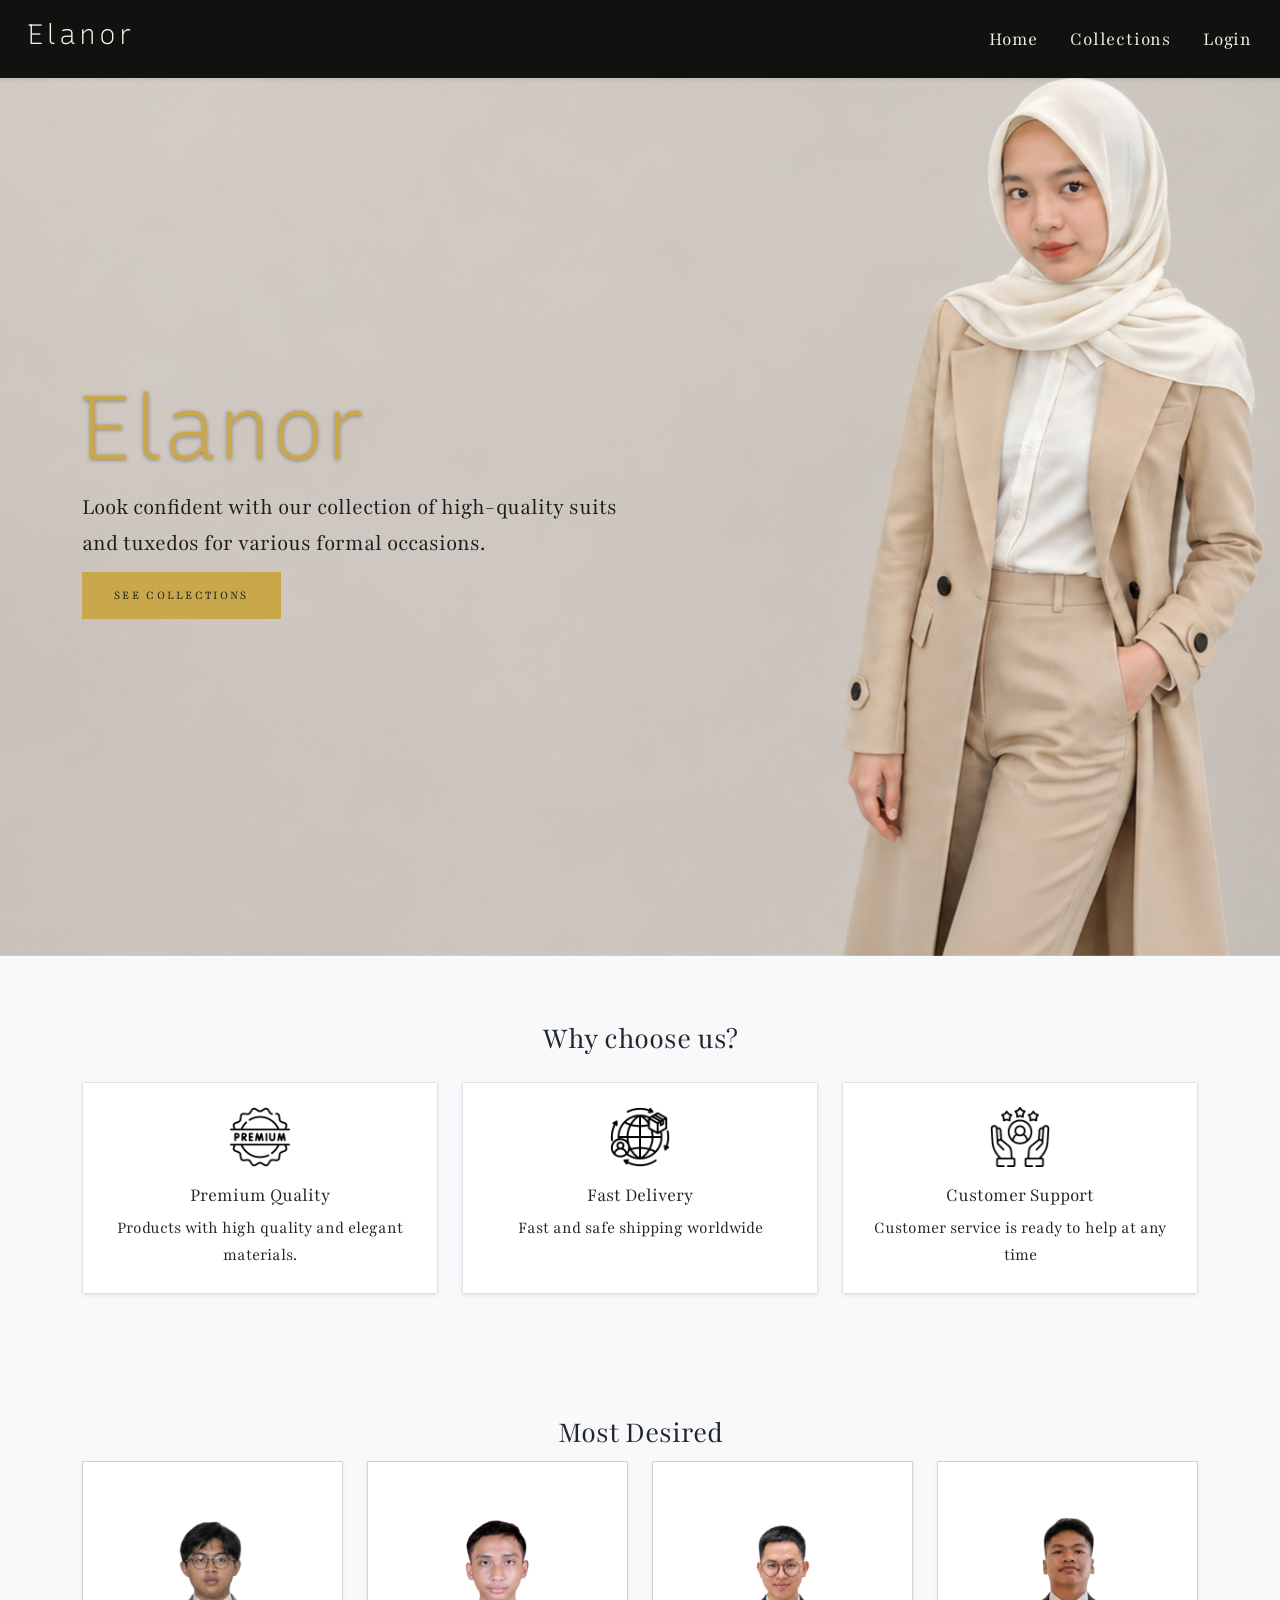
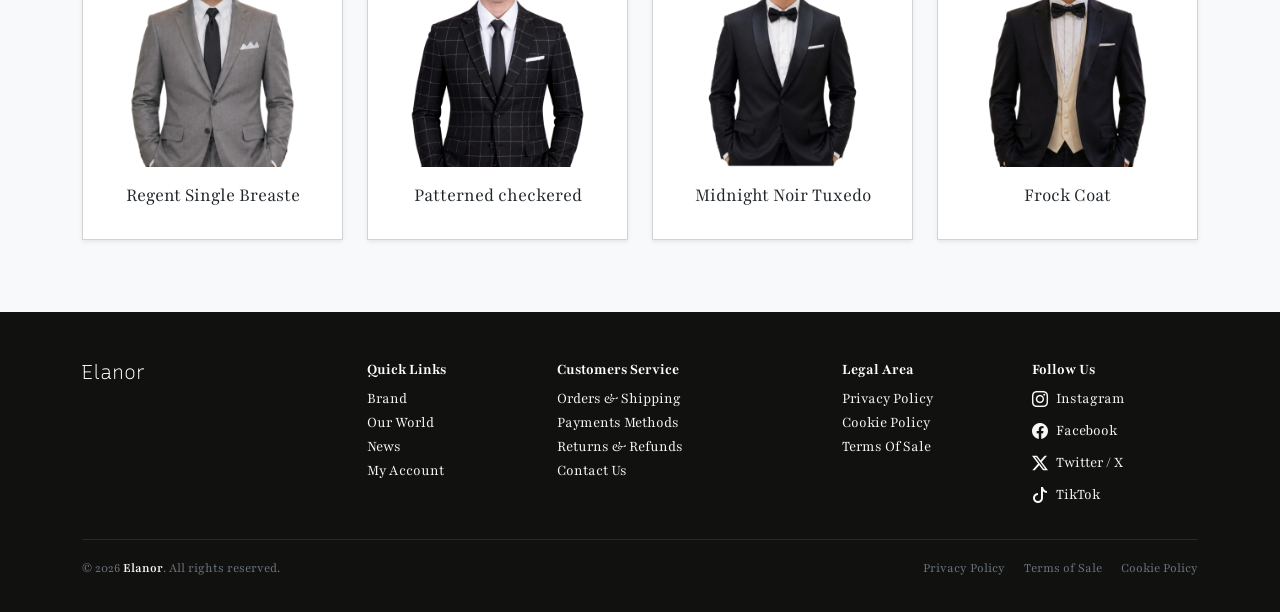
<file: index.html>
b<!doctype html>
<html lang="en">
  <head>
    <meta charset="utf-8" />
    <meta name="viewport" content="width=device-width, initial-scale=1" />
    <title>Elanor</title>
    <link
      href="https://cdn.jsdelivr.net/npm/bootstrap@5.3.8/dist/css/bootstrap.min.css"
      rel="stylesheet"
      integrity="sha384-sRIl4kxILFvY47J16cr9ZwB07vP4J8+LH7qKQnuqkuIAvNWLzeN8tE5YBujZqJLB"
      crossorigin="anonymous"
    />
    <link
      href="https://cdn.jsdelivr.net/npm/bootstrap-icons@1.11.3/font/bootstrap-icons.css"
      rel="stylesheet"
    />
    <link rel="preconnect" href="https://fonts.googleapis.com" />
    <link rel="preconnect" href="https://fonts.gstatic.com" crossorigin />
    <link
      href="https://fonts.googleapis.com/css2?family=Playfair:ital,opsz,wdth,wght@0,5..1200,87.5,300..900;1,5..1200,87.5,300..900&family=Recursive:wght@300..1000&display=swap"
      rel="stylesheet"
    />
    <link rel="stylesheet" href="style.css" />
  </head>
  <body class="bg-light">
    <!-- section navbar -->
    <nav class="navbar navbar-expand-lg bg-dark fixed-top shadow-sm">
      <div class="container-fluid">
        <a class="navbar-brand text-light" href="#"
          ><h3 class="logo">Elanor</h3></a
        >
        <button
          class="navbar-toggler"
          type="button"
          data-bs-toggle="collapse"
          data-bs-target="#navbarSupportedContent"
          aria-controls="navbarSupportedContent"
          aria-expanded="false"
          aria-label="Toggle navigation"
        >
          <span class="navbar-toggler-icon"></span>
        </button>
        <div class="collapse navbar-collapse" id="navbarSupportedContent">
          <ul class="navbar-nav ms-auto mb-2 mb-lg-0">
            <li class="nav-item p-2">
              <a
                class="nav-link fs-5 text-light active"
                aria-current="page"
                href="#"
                >Home</a
              >
            </li>
            <li class="nav-item p-2">
              <a class="nav-link fs-5 text-light" href="koleksi.html">Collections</a>
            </li>
            <!-- <li class="nav-item p-2">
              <a class="nav-link fs-5 text-light" href="checkout.html"
                >Cart <i class="bi bi-bag-fill"></i
              ></a>
            </li> -->
            <li class="nav-item p-2">
              <button type="submit" class="nav-link fs-5 text-light" data-bs-toggle="modal" data-bs-target="#loginModal">Login</button>
            </li>
          </ul>
        </div>
      </div>
    </nav>

    <!-- section hero (gambar utama) -->
    <section class="hero-section">
      <div
        id="heroCarousel"
        class="carousel slide"
        data-bs-ride="carousel" data-bs-interval="4000"
      >
        <div class="carousel-inner">
          <!-- Slide 1 -->
          <div class="carousel-item active">
            <div
              class="hero-bg"
              style="background-image: url('img-index/hero-sania.png')"
            ></div>
          </div>

          <div class="carousel-item">
            <div
              class="hero-bg"
              style="background-image: url('img-index/hero-man.jpg')"
            ></div>
          </div>

          <!-- Slide 2 -->
          <div class="carousel-item">
            <div
              class="hero-bg"
              style="background-image: url('img-index/hero-nanno.png')"
            ></div>
          </div>
        </div>

        <!-- Konten tetap di atas -->
        <div class="hero-content d-flex align-items-center">
          <div class="container">
            <div class="row">
              <div class="col-md-6 text-start">
                <h1 class="logo fw-3">Elanor</h1>
                <p class="mb-4">
                  Look confident with our collection of high-quality suits and
                  tuxedos for various formal occasions.
                </p>
                <a href="koleksi.html" style="text-decoration: none;" class="btn-checkout">See Collections</a>
              </div>
            </div>
          </div>
        </div>
      </div>
    </section>

    <!-- section informasi -->
    <section class="py-5">
      <div class="container">
        <div class="row mt-3 text-center">
          <h2 class="mb-4">Why choose us?</h2>

          <!-- Item 1 -->
          <div class="col-md-4 mb-4">
            <div class="card border shadow-sm h-100 card-hover p-4">
              <div class="mb-3">
                <img src="img-index/premium.png" class="icon" alt="" />
              </div>
              <h5>Premium Quality</h5>
              <p class="mb-0">
                Products with high quality and elegant materials.
              </p>
            </div>
          </div>

          <!-- Item 2 -->
          <div class="col-md-4 mb-4">
            <div class="card border shadow-sm h-100 card-hover p-4">
              <div class="mb-3">
                <img
                  src="img-index/international-delivery.png"
                  class="icon"
                  alt=""
                />
              </div>
              <h5>Fast Delivery</h5>
              <p class="mb-0">Fast and safe shipping worldwide</p>
            </div>
          </div>

          <!-- Item 3 -->
          <div class="col-md-4 mb-4">
            <div class="card border shadow-sm h-100 card-hover p-4">
              <div class="mb-3">
                <img src="img-index/customer-loyalty.png" class="icon" alt="" />
              </div>
              <h5>Customer Support</h5>
              <p class="mb-0">Customer service is ready to help at any time</p>
            </div>
          </div>
        </div>
      </div>
    </section>

    <!-- section top 3 baju  -->
    <section class="py-5">
      <div class="container">
        <div class="row text-center">
          <h2>Most Desired</h2>

          <!-- Baju 2 -->
          <div class="col-md-3 mb-4">
            <a href="koleksi.html">
              <div class="card card-hover border-1 shadow-sm p-4">
                <div class="mb-3">
                  <img src="img-index/al-top.png" class="img-fluid" alt="" />
                </div>
                <h5 class="card-title">Regent Single Breaste</h5>
              </div>
            </a>
          </div>

          <div class="col-md-3 mb-4">
            <a href="koleksi.html">
              <div class="card card-hover border-1 shadow-sm p-4">
                <div class="mb-3">
                  <img src="img-index/robi-top.png" class="img-fluid" alt="" />
                </div>
                <h5 class="card-title">Patterned checkered</h5>
              </div>
            </a>
          </div>

          <!-- Baju 3 -->
          <div class="col-md-3 mb-4">
            <a href="koleksi.html">
              <div class="card card-hover border-1 shadow-sm p-4">
                <div class="mb-3">
                  <img src="img-index/yazel-top.png" class="img-fluid" alt="" />
                </div>
                <h5 class="card-title">Midnight Noir Tuxedo</h5>
              </div>
            </a>
          </div>

          <!-- Baju 4 -->
          <div class="col-md-3 mb-4">
            <a href="koleksi.html">
              <div class="card card-hover border-1 shadow-sm p-4">
                <div class="mb-3">
                  <img src="img-index/yosefin-top.png" class="img-fluid" alt="" />
                </div>
                <h5 class="card-title">Frock Coat</h5>
              </div>
            </a>
          </div>

        </div>
      </div>
    </section>

       <div class="modal fade" id="loginModal" tabindex="-1">
        <div class="modal-dialog modal-dialog-centered">
          <div class="modal-content">

            <div class="modal-body p-4">
              <div class="summary-card">
                <!-- Title -->
                <h3 class="logo text-center mb-4">Elanor</h3>
      
                <!-- Form -->
                <form>
                  <div class="mb-3">
                    <label class="form-label">Email</label>
                    <input type="email" class="form-control" placeholder="Enter your email">
                  </div>
      
                  <div class="mb-3">
                    <label class="form-label">Password</label>
                    <input type="password" class="form-control" placeholder="Enter your password">
                  </div>
      
                  <div class="d-flex justify-content-between align-items-center mb-3">
                    <div class="form-check">
                      <input class="form-check-input" type="checkbox" id="rememberModal">
                      <label class="form-check-label" for="rememberModal">
                        Remember me
                      </label>
                    </div>
                  </div>
      
                  <a type="submit" href="index copy.html"  class="btn-checkout text-center" style="text-decoration: none;">
                    Login
                  </a>
                </form>
      
              
      
              </div>
              </div>

          </div>
        </div>
      </div>

    <script
      src="https://cdn.jsdelivr.net/npm/bootstrap@5.3.8/dist/js/bootstrap.bundle.min.js"
      integrity="sha384-FKyoEForCGlyvwx9Hj09JcYn3nv7wiPVlz7YYwJrWVcXK/BmnVDxM+D2scQbITxI"
      crossorigin="anonymous"
    ></script>
  </body>

<footer class="bg-dark text-light pt-5 pb-4">
    <div class="container">
        <div class="row">
            <!-- Brand -->
            <div class="col-md-3 mb-4">
                <h5 class="fw-bold logo">Elanor</h5>
            </div>

            <!-- Quick Links -->
            <div class="col-md-2 mb-4">
                <h6 class="fw-bold">Quick Links</h6>
                <ul class="list-unstyled">
                    <li>
                        <a href="#" class="text-light text-decoration-none">Brand</a>
                    </li>
                    <li>
                        <a href="#" class="text-light text-decoration-none">Our World</a>
                    </li>
                    <li>
                        <a href="#" class="text-light text-decoration-none">News</a>
                    </li>
                    <li>
                        <a href="#" class="text-light text-decoration-none">My Account</a>
                    </li>
                </ul>
            </div>

            <!-- Customer Service -->
            <div class="col-md-3 mb-4">
                <h6 class="fw-bold">Customers Service</h6>
                <ul class="list-unstyled">
                    <li>
                        <a href="#" class="text-light text-decoration-none">Orders & Shipping</a>
                    </li>
                    <li>
                        <a href="#" class="text-light text-decoration-none">Payments Methods</a>
                    </li>
                    <li>
                        <a href="#" class="text-light text-decoration-none">Returns & Refunds</a>
                    </li>
                    <li>
                        <a href="#" class="text-light text-decoration-none">Contact Us</a>
                    </li>
                </ul>
            </div>

            <!-- Legal -->
            <div class="col-md-2 mb-4">
                <h6 class="fw-bold">Legal Area</h6>
                <ul class="list-unstyled">
                    <li>
                        <a href="#" class="text-light text-decoration-none">Privacy Policy</a>
                    </li>
                    <li>
                        <a href="#" class="text-light text-decoration-none">Cookie Policy</a>
                    </li>
                    <li>
                        <a href="#" class="text-light text-decoration-none">Terms Of Sale</a>
                    </li>
                </ul>
            </div>

            <!-- Follow Us -->
            <div class="col-md-2 mb-4">
                <h6 class="fw-bold">Follow Us</h6>
                <div class="d-flex flex-column gap-2 mt-2">
                    <a href="#" class="text-light text-decoration-none d-flex align-items-center gap-2 footer-social">
                        <i class="bi bi-instagram fs-6"></i> <span>Instagram</span>
                    </a>
                    <a href="#" class="text-light text-decoration-none d-flex align-items-center gap-2 footer-social">
                        <i class="bi bi-facebook fs-6"></i> <span>Facebook</span>
                    </a>
                    <a href="#" class="text-light text-decoration-none d-flex align-items-center gap-2 footer-social">
                        <i class="bi bi-twitter-x fs-6"></i> <span>Twitter / X</span>
                    </a>
                    <a href="#" class="text-light text-decoration-none d-flex align-items-center gap-2 footer-social">
                        <i class="bi bi-tiktok fs-6"></i> <span>TikTok</span>
                    </a>

                </div>
            </div>
        </div>

        <!-- Divider -->
        <hr class="border-secondary mt-2" />

        <!-- Copyright Bar -->
        <div class="row align-items-center pb-2">
            <div class="col-md-6 text-center text-md-start small text-secondary">
                &copy; 2026 <span class="text-light fw-semibold">Elanor</span>. All rights reserved.
            </div>
            <div class="col-md-6 text-center text-md-end mt-2 mt-md-0">
                <span class="text-secondary small me-3"><a href="#" class="text-secondary text-decoration-none">Privacy
                        Policy</a></span>
                <span class="text-secondary small me-3"><a href="#" class="text-secondary text-decoration-none">Terms of
                        Sale</a></span>
                <span class="text-secondary small"><a href="#" class="text-secondary text-decoration-none">Cookie
                        Policy</a></span>
            </div>
        </div>
    </div>
</footer>
</html>
</file>
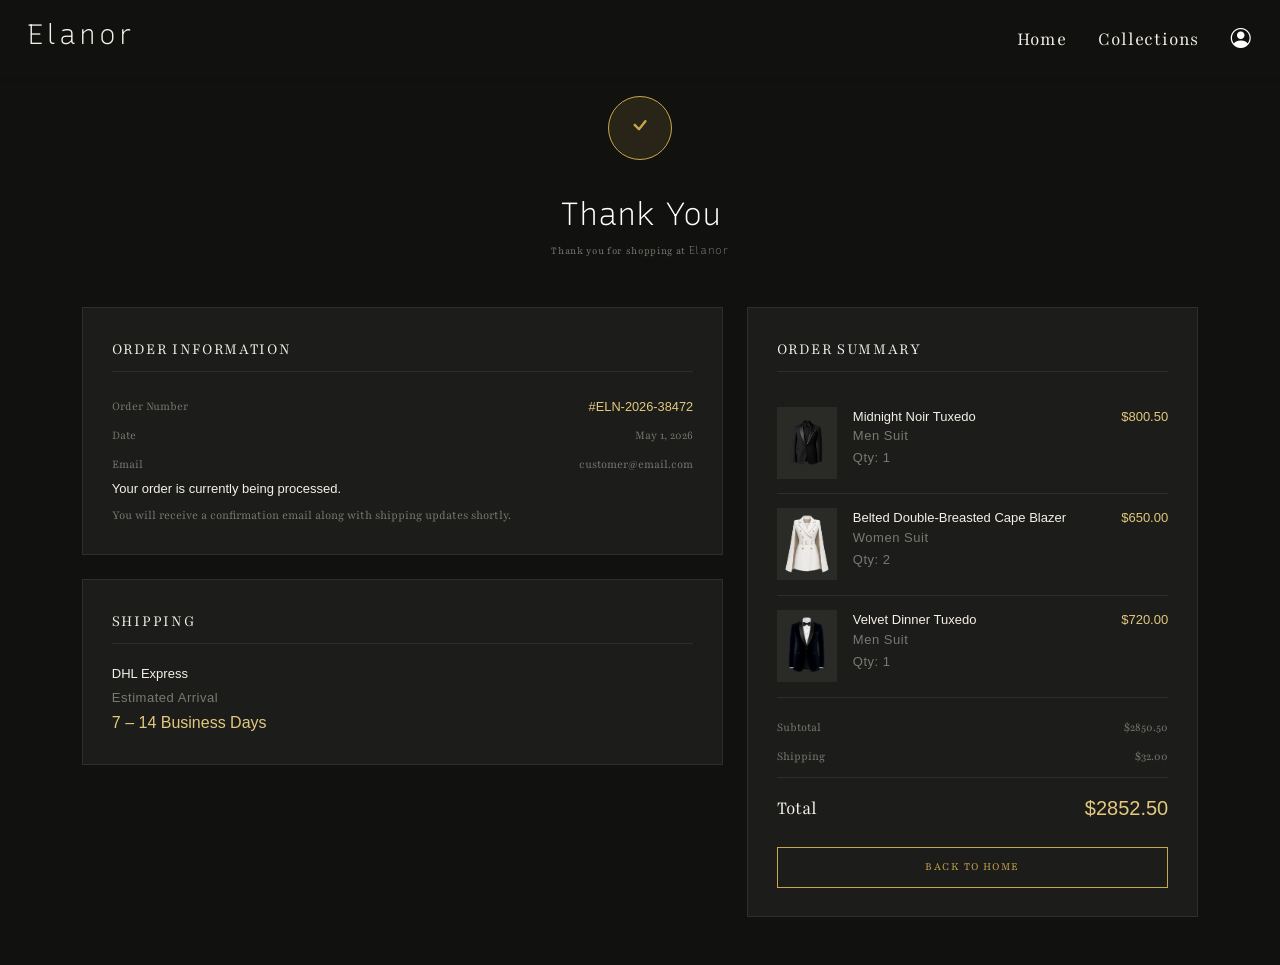
<file: berhasil.html>
<!doctype html>
<html lang="en">
  <head>
    <meta charset="utf-8" />
    <meta name="viewport" content="width=device-width, initial-scale=1" />
    <title>Elanor - Checkout</title>
    <link
      href="https://cdn.jsdelivr.net/npm/bootstrap@5.3.8/dist/css/bootstrap.min.css"
      rel="stylesheet"
      integrity="sha384-sRIl4kxILFvY47J16cr9ZwB07vP4J8+LH7qKQnuqkuIAvNWLzeN8tE5YBujZqJLB"
      crossorigin="anonymous"
    />
    <link
      href="https://cdn.jsdelivr.net/npm/bootstrap-icons@1.11.3/font/bootstrap-icons.css"
      rel="stylesheet"
    />
    <link rel="preconnect" href="https://fonts.googleapis.com" />
    <link rel="preconnect" href="https://fonts.gstatic.com" crossorigin />
    <link
      href="https://fonts.googleapis.com/css2?family=Playfair:ital,opsz,wdth,wght@0,5..1200,87.5,300..900;1,5..1200,87.5,300..900&family=Recursive:wght@300..1000&display=swap"
      rel="stylesheet"
    />
    <link rel="stylesheet" href="style.css" />
  </head>

  <body class="bg-dark">
    <nav class="navbar navbar-expand-lg bg-dark fixed-top shadow-sm">
      <div class="container-fluid">
        <a class="navbar-brand text-light" href="#"
          ><h3 class="logo">Elanor</h3></a
        >
        <button
          class="navbar-toggler"
          type="button"
          data-bs-toggle="collapse"
          data-bs-target="#navbarSupportedContent"
          aria-controls="navbarSupportedContent"
          aria-expanded="false"
          aria-label="Toggle navigation"
        >
          <span class="navbar-toggler-icon"></span>
        </button>
        <div class="collapse navbar-collapse" id="navbarSupportedContent">
          <ul class="navbar-nav ms-auto mb-2 mb-lg-0">
            <li class="nav-item p-2">
              <a
                class="nav-link fs-5 text-light active"
                aria-current="page"
                href="index copy.html"
                >Home</a
              >
            </li>
            <li class="nav-item p-2">
              <a class="nav-link fs-5 text-light" href="koleksi copy.html"
                >Collections</a
              >
            </li>
            <li class="nav-item p-2">
              <a class="nav-link fs-5 text-light" href="#"
                ><i class="bi bi-person-circle text-white"></i
              ></a>
            </li>
          </ul>
        </div>
      </div>
    </nav>

    <div class="container mt-5 py-5">
      <!-- THANK YOU TOP -->
      <div class="text-center mb-5">
        <div class="success-icon mx-auto">
          <i class="bi bi-check"></i>
        </div>

        <h2 class="logo mt-3">Thank You</h2>

        <p class="secure-badge">
          Thank you for shopping at <span class="logo">Elanor</span>
        </p>
      </div>

      <div class="row g-4">
        <!-- LEFT -->
        <div class="col-lg-7">
          <!-- ORDER INFO -->
          <div style="position: static" class="summary-card mb-4">
            <div class="section-label">Order Information</div>

            <div class="summary-line">
              <span>Order Number</span>
              <span class="total-amount">#ELN-2026-38472</span>
            </div>

            <div class="summary-line">
              <span>Date</span>
              <span>May 1, 2026</span>
            </div>

            <div class="summary-line">
              <span>Email</span>
              <span>customer@email.com</span>
            </div>

            <p class="product-name mb-2">
              Your order is currently being processed.
            </p>

            <p class="empty-summary mb-0">
              You will receive a confirmation email along with shipping updates
              shortly.
            </p>
          </div>

          <!-- SHIPPING -->
          <div class="summary-card mb-4">
            <div class="section-label">Shipping</div>

            <p class="product-name mb-1">DHL Express</p>

            <div class="product-variant">Estimated Arrival</div>

            <div class="total-amount mt-1">7 – 14 Business Days</div>
          </div>
        </div>

        <!-- RIGHT -->
        <div class="col-lg-5">
          <div class="summary-card">
            <div class="section-label">Order Summary</div>

            <!-- PRODUCT 1 -->
            <div class="product-line">
              <div class="product-img">
                <img
                  src="img-koleksi/midnight noir tuxedo.png"
                  class="img-fluid"
                  alt=""
                />
              </div>
              <div class="flex-grow-1">
                <div class="product-name">Midnight Noir Tuxedo</div>
                <div class="product-variant">Men Suit</div>
                <div class="product-qty">Qty: 1</div>
              </div>
              <div class="product-price">$800.50</div>
            </div>

            <!-- PRODUCT 2 -->
            <div class="product-line">
              <div class="product-img">
                <img
                  src="img-koleksi/Belted Double-Breasted Cape Blazer.png"
                  class="img-fluid"
                  alt=""
                />
              </div>
              <div class="flex-grow-1">
                <div class="product-name">
                  Belted Double-Breasted Cape Blazer
                </div>
                <div class="product-variant">Women Suit</div>
                <div class="product-qty">Qty: 2</div>
              </div>
              <div class="product-price">$650.00</div>
            </div>

            <!-- PRODUCT 3 -->
            <div class="product-line">
              <div class="product-img">
                <img
                  src="img-koleksi/Velvet Dinner Tuxedo.png"
                  class="img-fluid"
                  alt=""
                />
              </div>
              <div class="flex-grow-1">
                <div class="product-name">Velvet Dinner Tuxedo</div>
                <div class="product-variant">Men Suit</div>
                <div class="product-qty">Qty: 1</div>
              </div>
              <div class="product-price">$720.00</div>
            </div>

            <!-- SUMMARY -->
            <div class="summary-line mt-3">
              <span>Subtotal</span>
              <span>$2850.50</span>
            </div>

            <div class="summary-line">
              <span>Shipping</span>
              <span>$32.00</span>
            </div>

            <div class="summary-total">
              <span>Total</span>
              <span class="total-amount">$2852.50</span>
            </div>

            <!-- BUTTON -->
            <div class="mt-4 d-grid gap-2">
              <a
                style="text-decoration: none"
                href="index copy.html"
                class="text-center btn-outline-gold"
                >Back to Home</a
              >
            </div>
          </div>
        </div>
      </div>
    </div>
  </body>
</html>
</file>
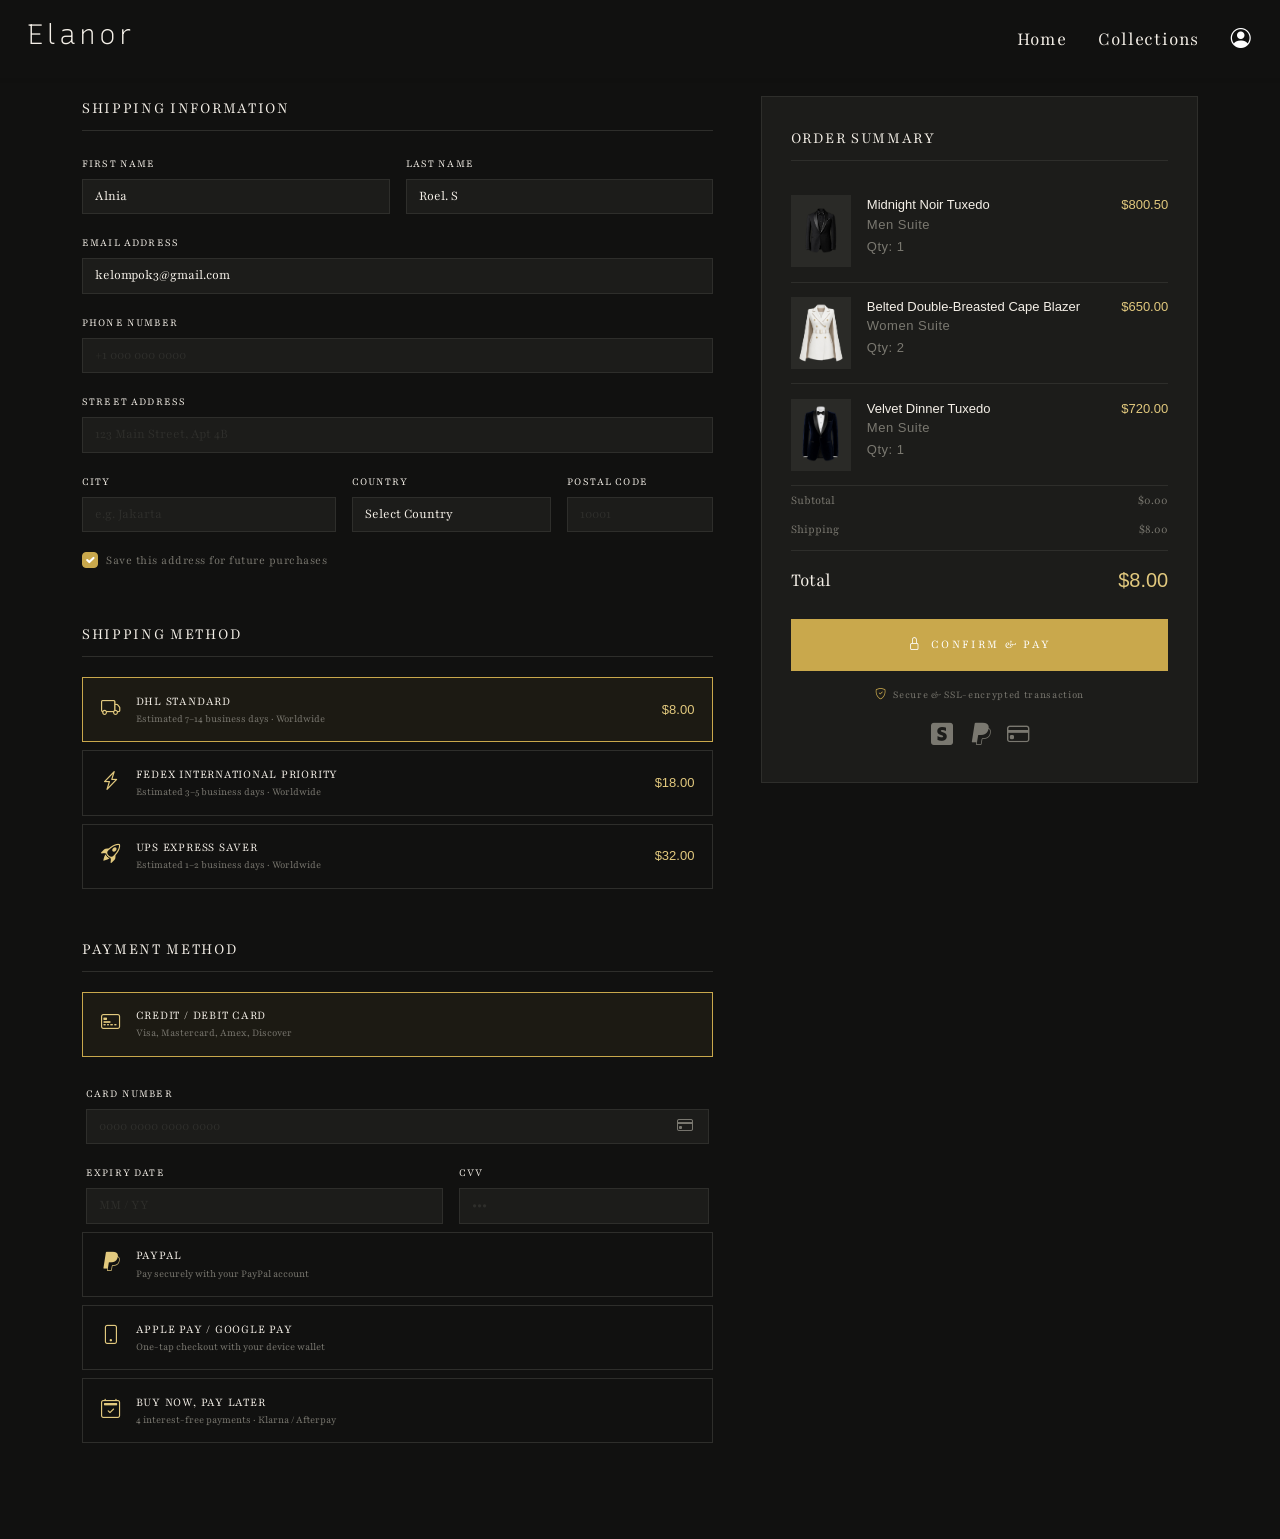
<file: checkout copy.html>
<!doctype html>
<html lang="en">
  <head>
    <meta charset="utf-8" />
    <meta name="viewport" content="width=device-width, initial-scale=1" />
    <title>Elanor - Checkout</title>
    <link
      href="https://cdn.jsdelivr.net/npm/bootstrap@5.3.8/dist/css/bootstrap.min.css"
      rel="stylesheet"
      integrity="sha384-sRIl4kxILFvY47J16cr9ZwB07vP4J8+LH7qKQnuqkuIAvNWLzeN8tE5YBujZqJLB"
      crossorigin="anonymous"
    />
    <link href="https://cdn.jsdelivr.net/npm/bootstrap-icons@1.11.3/font/bootstrap-icons.css" rel="stylesheet">
    <link rel="preconnect" href="https://fonts.googleapis.com" />
    <link rel="preconnect" href="https://fonts.gstatic.com" crossorigin />
    <link
      href="https://fonts.googleapis.com/css2?family=Playfair:ital,opsz,wdth,wght@0,5..1200,87.5,300..900;1,5..1200,87.5,300..900&family=Recursive:wght@300..1000&display=swap"
      rel="stylesheet"
    />
    <link rel="stylesheet" href="style.css" />
  </head>
  
  <body class="bg-dark">
    <!-- NAV -->
    <nav class="navbar navbar-expand-lg bg-dark fixed-top shadow-sm">
      <div class="container-fluid">
        <a class="navbar-brand text-light" href="#"
          ><h3 class="logo">Elanor</h3></a
        >
        <button
          class="navbar-toggler"
          type="button"
          data-bs-toggle="collapse"
          data-bs-target="#navbarSupportedContent"
          aria-controls="navbarSupportedContent"
          aria-expanded="false"
          aria-label="Toggle navigation"
        >
          <span class="navbar-toggler-icon"></span>
        </button>
        <div class="collapse navbar-collapse" id="navbarSupportedContent">
          <ul class="navbar-nav ms-auto mb-2 mb-lg-0">
            <li class="nav-item p-2">
              <a
                class="nav-link fs-5 text-light active"
                aria-current="page"
                href="index copy.html"
                >Home</a
              >
            </li>
            <li class="nav-item p-2">
              <a class="nav-link fs-5 text-light" href="koleksi copy.html">Collections</a>
            </li>
            <li class="nav-item p-2">
              <a class="nav-link fs-5 text-light" href="berhasil.html"><i class="bi bi-person-circle text-white"></i></a>
            </li>
          </ul>
        </div>
      </div>
    </nav>

    <!-- MAIN -->
    <div class="container py-5">
      <div class="mb-4">
        <a href="#" class="back-link""
          ><i class="bi bi-arrow-left"></i> Back to Collections</a
        >
      </div>

      <div class="row g-5">
        <!-- LEFT: FORM -->
        <div class="col-lg-7">
          <!-- SHIPPING INFO -->
          <div class="mb-5">
            <div class="section-label">Shipping Information</div>
            <div class="row g-3">
              <div class="col-sm-6">
                <label class="form-label">First Name</label>
                <input type="text" class="form-control" value="Alnia" />
              </div>
              <div class="col-sm-6">
                <label class="form-label">Last Name</label>
                <input type="text" class="form-control" value="Roel. S" />
              </div>
              <div class="col-12">
                <label class="form-label">Email Address</label>
                <input
                  type="email"
                  class="form-control"
                  value="kelompok3@gmail.com"
                />
              </div>
              <div class="col-12">
                <label class="form-label">Phone Number</label>
                <input
                  type="tel"
                  class="form-control"
                  placeholder="+1 000 000 0000"
                />
              </div>
              <div class="col-12">
                <label class="form-label">Street Address</label>
                <input
                  type="text"
                  class="form-control"
                  placeholder="123 Main Street, Apt 4B"
                />
              </div>
              <div class="col-sm-5">
                <label class="form-label">City</label>
                <input
                  type="text"
                  class="form-control"
                  placeholder="e.g. Jakarta"
                />
              </div>
              <div class="col-sm-4">
                <label class="form-label">Country</label>
                <select class="form-select" id="countrySelect">
                  <option value="">Select Country</option>
                  <option>Australia</option>
                  <option>Brazil</option>
                  <option>Canada</option>
                  <option>China</option>
                  <option>Egypt</option>
                  <option>France</option>
                  <option>Germany</option>
                  <option>India</option>
                  <option>Indonesia</option>
                  <option>Italy</option>
                  <option>Japan</option>
                  <option>Malaysia</option>
                  <option>Mexico</option>
                  <option>Netherlands</option>
                  <option>New Zealand</option>
                  <option>Nigeria</option>
                  <option>Pakistan</option>
                  <option>Philippines</option>
                  <option>Poland</option>
                  <option>Portugal</option>
                  <option>Russia</option>
                  <option>Saudi Arabia</option>
                  <option>Singapore</option>
                  <option>South Africa</option>
                  <option>South Korea</option>
                  <option>Spain</option>
                  <option>Sweden</option>
                  <option>Switzerland</option>
                  <option>Thailand</option>
                  <option>Turkey</option>
                  <option>Ukraine</option>
                  <option>United Arab Emirates</option>
                  <option>United Kingdom</option>
                  <option>United States</option>
                  <option>Vietnam</option>
                </select>
              </div>
              <div class="col-sm-3">
                <label class="form-label">Postal Code</label>
                <input type="text" class="form-control" placeholder="10001" />
              </div>
              <div class="col-12">
                <div class="form-check">
                  <input
                    class="form-check-input"
                    type="checkbox"
                    id="saveAddr"
                    checked
                  />
                  <label class="form-check-label" for="saveAddr"
                    >Save this address for future purchases</label
                  >
                </div>
              </div>
            </div>
          </div>

          <!-- SHIPPING METHOD -->
          <div class="mb-5">
            <div class="section-label">Shipping Method</div>
            <div class="d-flex flex-column gap-2">
              <label
                class="pay-tab selected d-flex align-items-center gap-3"
                onclick="selectShip(this, 0)"
              >
                <input type="radio" name="ship" class="d-none" checked />
                <i class="bi bi-truck pay-tab-icon"></i>
                <div class="flex-grow-1">
                  <div class="pay-tab-label">DHL Standard</div>
                  <div class="pay-tab-sub">
                    Estimated 7–14 business days · Worldwide
                  </div>
                </div>
                <div class="product-price">$8.00</div>
              </label>

              <label
                class="pay-tab d-flex align-items-center gap-3"
                onclick="selectShip(this, 1)"
              >
                <input type="radio" name="ship" class="d-none" />
                <i class="bi bi-lightning-charge pay-tab-icon"></i>
                <div class="flex-grow-1">
                  <div class="pay-tab-label">FedEx International Priority</div>
                  <div class="pay-tab-sub">
                    Estimated 3–5 business days · Worldwide
                  </div>
                </div>
                <div class="product-price">$18.00</div>
              </label>

              <label
                class="pay-tab d-flex align-items-center gap-3"
                onclick="selectShip(this, 2)"
              >
                <input type="radio" name="ship" class="d-none" />
                <i class="bi bi-rocket-takeoff pay-tab-icon"></i>
                <div class="flex-grow-1">
                  <div class="pay-tab-label">UPS Express Saver</div>
                  <div class="pay-tab-sub">
                    Estimated 1–2 business days · Worldwide
                  </div>
                </div>
                <div class="product-price">$32.00</div>
              </label>
            </div>
          </div>

          <!-- PAYMENT METHOD -->
          <div class="mb-5">
            <div class="section-label">Payment Method</div>
            <div class="d-flex flex-column gap-2">
              <label
                class="pay-tab selected d-flex align-items-center gap-3"
                onclick="selectPay(this, 0)"
              >
                <input type="radio" name="pay" class="d-none" checked />
                <i class="bi bi-credit-card-2-front pay-tab-icon"></i>
                <div class="flex-grow-1">
                  <div class="pay-tab-label">Credit / Debit Card</div>
                  <div class="pay-tab-sub">
                    Visa, Mastercard, Amex, Discover
                  </div>
                </div>
              </label>

              <!-- CC fields -->
              <div id="ccDetail" class="row g-3 px-1 mt-0">
                <div class="col-12">
                  <label class="form-label">Card Number</label>
                  <div class="position-relative">
                    <input
                      type="text"
                      class="form-control pe-5"
                      placeholder="0000 0000 0000 0000"
                      maxlength="19"
                      oninput="
                        this.value = this.value
                          .replace(/\D/g, '')
                          .replace(/(.{4})/g, '$1 ')
                          .trim()
                      "
                    />
                    <i
                      class="bi bi-credit-card position-absolute top-50 end-0 translate-middle-y me-3"
                      style="color: var(--muted)"
                    ></i>
                  </div>
                </div>
                <div class="col-7">
                  <label class="form-label">Expiry Date</label>
                  <input
                    type="text"
                    class="form-control"
                    placeholder="MM / YY"
                  />
                </div>
                <div class="col-5">
                  <label class="form-label">CVV</label>
                  <input
                    type="password"
                    class="form-control"
                    placeholder="•••"
                    maxlength="4"
                  />
                </div>
              </div>

              <label
                class="pay-tab d-flex align-items-center gap-3"
                onclick="selectPay(this, 1)"
              >
                <input type="radio" name="pay" class="d-none" />
                <i class="bi bi-paypal pay-tab-icon"></i>
                <div class="flex-grow-1">
                  <div class="pay-tab-label">PayPal</div>
                  <div class="pay-tab-sub">
                    Pay securely with your PayPal account
                  </div>
                </div>
              </label>

              <label
                class="pay-tab d-flex align-items-center gap-3"
                onclick="selectPay(this, 2)"
              >
                <input type="radio" name="pay" class="d-none" />
                <i class="bi bi-phone pay-tab-icon"></i>
                <div class="flex-grow-1">
                  <div class="pay-tab-label">Apple Pay / Google Pay</div>
                  <div class="pay-tab-sub">
                    One-tap checkout with your device wallet
                  </div>
                </div>
              </label>

              <label
                class="pay-tab d-flex align-items-center gap-3"
                onclick="selectPay(this, 3)"
              >
                <input type="radio" name="pay" class="d-none" />
                <i class="bi bi-calendar2-check pay-tab-icon"></i>
                <div class="flex-grow-1">
                  <div class="pay-tab-label">Buy Now, Pay Later</div>
                  <div class="pay-tab-sub">
                    4 interest-free payments · Klarna / Afterpay
                  </div>
                </div>
              </label>
            </div>
          </div>
        </div>
        <!-- /col-left -->

        <!-- RIGHT: SUMMARY -->
        <div class="col-lg-5">
          <div class="summary-card">
            <div class="section-label">Order Summary</div>


             <div class="product-line">
              <div class="product-img">
                <img style="width: 60px;" src="img-koleksi/midnight noir tuxedo.png" alt="">
              </div>
              <div class="flex-grow-1">
                <div class="product-name">Midnight Noir Tuxedo</div>
                <div class="product-variant">Men Suite</div>
                <div class="product-qty">Qty: 1 </div>
              </div>
              <div class="product-price">$800.50</div>
            </div>

             <div class="product-line">
              <div class="product-img">
                <img style="width: 60px;" src="img-koleksi/Belted Double-Breasted Cape Blazer.png" alt="">
              </div>
              <div class="flex-grow-1">
                <div class="product-name">Belted Double-Breasted Cape Blazer</div>
                <div class="product-variant">Women Suite</div>
                <div class="product-qty">Qty: 2 </div>
              </div>
              <div class="product-price">$650.00</div>
            </div>
            
             <div class="product-line">
              <div class="product-img">
                <img style="width: 60px;" src="img-koleksi/Velvet Dinner Tuxedo.png" alt="">
              </div>
              <div class="flex-grow-1">
                <div class="product-name">Velvet Dinner Tuxedo</div>
                <div class="product-variant">Men Suite</div>
                <div class="product-qty">Qty: 1 </div>
              </div>
              <div class="product-price">$720.00</div>
            </div>
            
            <!-- <div id="orderItemsContainer">
              <div class="py-4 text-center empty-summary">
                <i
                  class="bi bi-bag d-block mb-2"
                  style="font-size: 2rem; color: var(--border)"
                ></i>
                Your cart is empty.
              </div>
            </div> -->

            <!-- TOTALS -->
            <div class="summary-line">
              <span>Subtotal</span><span id="subtotalAmt">$0.00</span>
            </div>
            <div class="summary-line">
              <span>Shipping</span><span id="shipCost">$8.00</span>
            </div>
            <div
              class="summary-line"
              id="discountLine"
              style="display: none; color: var(--gold-lt)"
            >
              <span>Promo Discount</span><span id="discountAmt">-$0.00</span>
            </div>
            <div class="summary-total">
              <span>Total</span>
              <span class="total-amount" id="grandTotal">$8.00</span>
            </div>

            <!-- CTA -->
            <button class="btn-checkout mt-4" onclick="placeOrder()">
              <i class="bi bi-lock me-2"></i>Confirm &amp; Pay
            </button>

            <div class="text-center mt-3 secure-badge">
              <i class="bi bi-shield-check me-1"></i>
              Secure &amp; SSL-encrypted transaction
            </div>

            <div class="d-flex justify-content-center gap-3 mt-3">
              <i
                class="bi bi-stripe"
                style="font-size: 1.4rem; color: var(--muted)"
              ></i>
              <i
                class="bi bi-paypal"
                style="font-size: 1.4rem; color: var(--muted)"
              ></i>
              <i
                class="bi bi-credit-card"
                style="font-size: 1.4rem; color: var(--muted)"
              ></i>
            </div>
          </div>
        </div>
        <!-- /col-right -->
      </div>
    </div>

    <!-- SUCCESS MODAL -->
    <div
      class="modal fade"
      id="successModal"
      tabindex="-1"
      data-bs-backdrop="static"
    >
      <div class="modal-dialog modal-dialog-centered">
        <div class="modal-content p-4">
          <div class="d-flex flex-column align-items-center">
            <div class="success-icon"><i class="bi bi-check-lg"></i></div>
            <div class="success-title">Order Placed!</div>
            <p
              class="mt-2 mb-1"
              style="font-size: 0.85rem; color: var(--muted)"
            >
              Your Order Number
            </p>
            <div class="order-code" id="orderNumber">#ELN-2026-00001</div>
            <p
              style="
                font-size: 0.82rem;
                color: var(--muted);
                max-width: 320px;
                line-height: 1.7;
              "
            >
              Thank you for shopping at
              <strong style="color: var(--cream)">Elanor</strong>. A
              confirmation has been sent to your email. We'll begin processing
              your order shortly.
            </p>
            <div class="d-flex gap-2 mt-3 flex-wrap justify-content-center">
              <a
                href="index.html"
                class="btn-checkout"
                style="width: auto; padding: 0.7rem 1.6rem; text-decoration: none;"
                onclick="window.location.reload()"
              >
                <i class="bi bi-house me-2"></i>Back to Home
              </a>
              <a href="berhasil.html" style="text-decoration: none;" class="btn-outline-gold">
                <i class="bi bi-bag me-2"></i>View Payment Receipt
              </a>
            </div>
          </div>
        </div>
      </div>
    </div>

    <script src="https://cdn.jsdelivr.net/npm/bootstrap@5.3.3/dist/js/bootstrap.bundle.min.js"></script>
    <script>
      /* ─────────────────────────────────────────────
   ORDER SUMMARY INTEGRATION API
   ─────────────────────────────────────────────
   Import this page in an iframe or call these
   functions from a parent / sibling script.

   ElanorCheckout.setItems(items)
     items: Array of {
       name:    string,
       variant: string  (optional),
       qty:     number,
       price:   number  (per unit, USD),
       icon:    string  (optional Bootstrap icon class, e.g. 'bi-bag')
     }

   ElanorCheckout.clear()   → empties summary
   ──────────────────────────────────────────── */
      const ElanorCheckout = (() => {
        let _items = [];
        let _subtotal = 2820.5;

        const fmt = (n) => "$" + parseFloat(n).toFixed(2);

        function renderItems() {
          const container = document.getElementById("orderItemsContainer");
          if (!_items.length) {
            container.innerHTML = `
        <div class="py-4 text-center empty-summary">
          <i class="bi bi-bag d-block mb-2" style="font-size:2rem;color:var(--border)"></i>
          Your cart is empty.
        </div>`;
            updateTotal();
            return;
          }
          container.innerHTML = _items
            .map(
              (item) => `
      <div class="product-line">
        <div class="product-img">
          <i class="bi ${item.icon || "bi-bag"}"></i>
        </div>
        <div class="flex-grow-1">
          <div class="product-name">${item.name}</div>
          ${item.variant ? `<div class="product-variant">${item.variant}</div>` : ""}
          <div class="product-qty">Qty: ${item.qty}</div>
        </div>
        <div class="product-price">${fmt(item.price * item.qty)}</div>
      </div>`,
            )
            .join("");
          updateTotal();
        }

        return {
          /* Set all cart items at once and re-render */
          setItems(items) {
            _items = items || [];
            _subtotal = _items.reduce((s, i) => s + i.price * i.qty, 0);
            renderItems();
          },
          /* Clear cart */
          clear() {
            this.setItems([]);
          },
          /* Read subtotal (used by updateTotal) */
          get subtotal() {
            return _subtotal;
          },
        };
      })();

      /* ── SHIPPING ── */
      const shipCosts = { 0: 8, 1: 18, 2: 32 };
      let shipIdx = 0,
        discount = 0;

      function selectShip(el, idx) {
        document
          .querySelectorAll('[name="ship"]')
          .forEach((r) => r.closest(".pay-tab").classList.remove("selected"));
        el.classList.add("selected");
        shipIdx = idx;
        updateTotal();
      }

      /* ── PAYMENT ── */
      function selectPay(el, idx) {
        document
          .querySelectorAll('[name="pay"]')
          .forEach((r) => r.closest(".pay-tab").classList.remove("selected"));
        el.classList.add("selected");
        document.getElementById("ccDetail").style.display =
          idx === 0 ? "" : "none";
      }

          /* ── TOTALS ── */
      function fmt(n) {
        return "$" + parseFloat(n).toFixed(2);
      }

      function updateTotal() {
        const ship = shipCosts[shipIdx];
        const sub = ElanorCheckout.subtotal;
        const total = sub + ship - discount;
        document.getElementById("subtotalAmt").textContent = fmt(sub);
        document.getElementById("shipCost").textContent = fmt(ship);
        document.getElementById("grandTotal").textContent = fmt(
          Math.max(total, ship),
        );
        const dl = document.getElementById("discountLine");
        if (discount > 0) {
          dl.style.display = "";
          document.getElementById("discountAmt").textContent =
            "-" + fmt(discount);
        } else {
          dl.style.display = "none";
        }
      }

      /* ── PLACE ORDER ── */
      function placeOrder() {
        /* Generate a random order number */
        const num = String(Math.floor(Math.random() * 90000) + 10000);
        document.getElementById("orderNumber").textContent = "#ELN-2026-" + num;
        new bootstrap.Modal(document.getElementById("successModal")).show();
      }
    </script>
  </body>
</html>
</file>
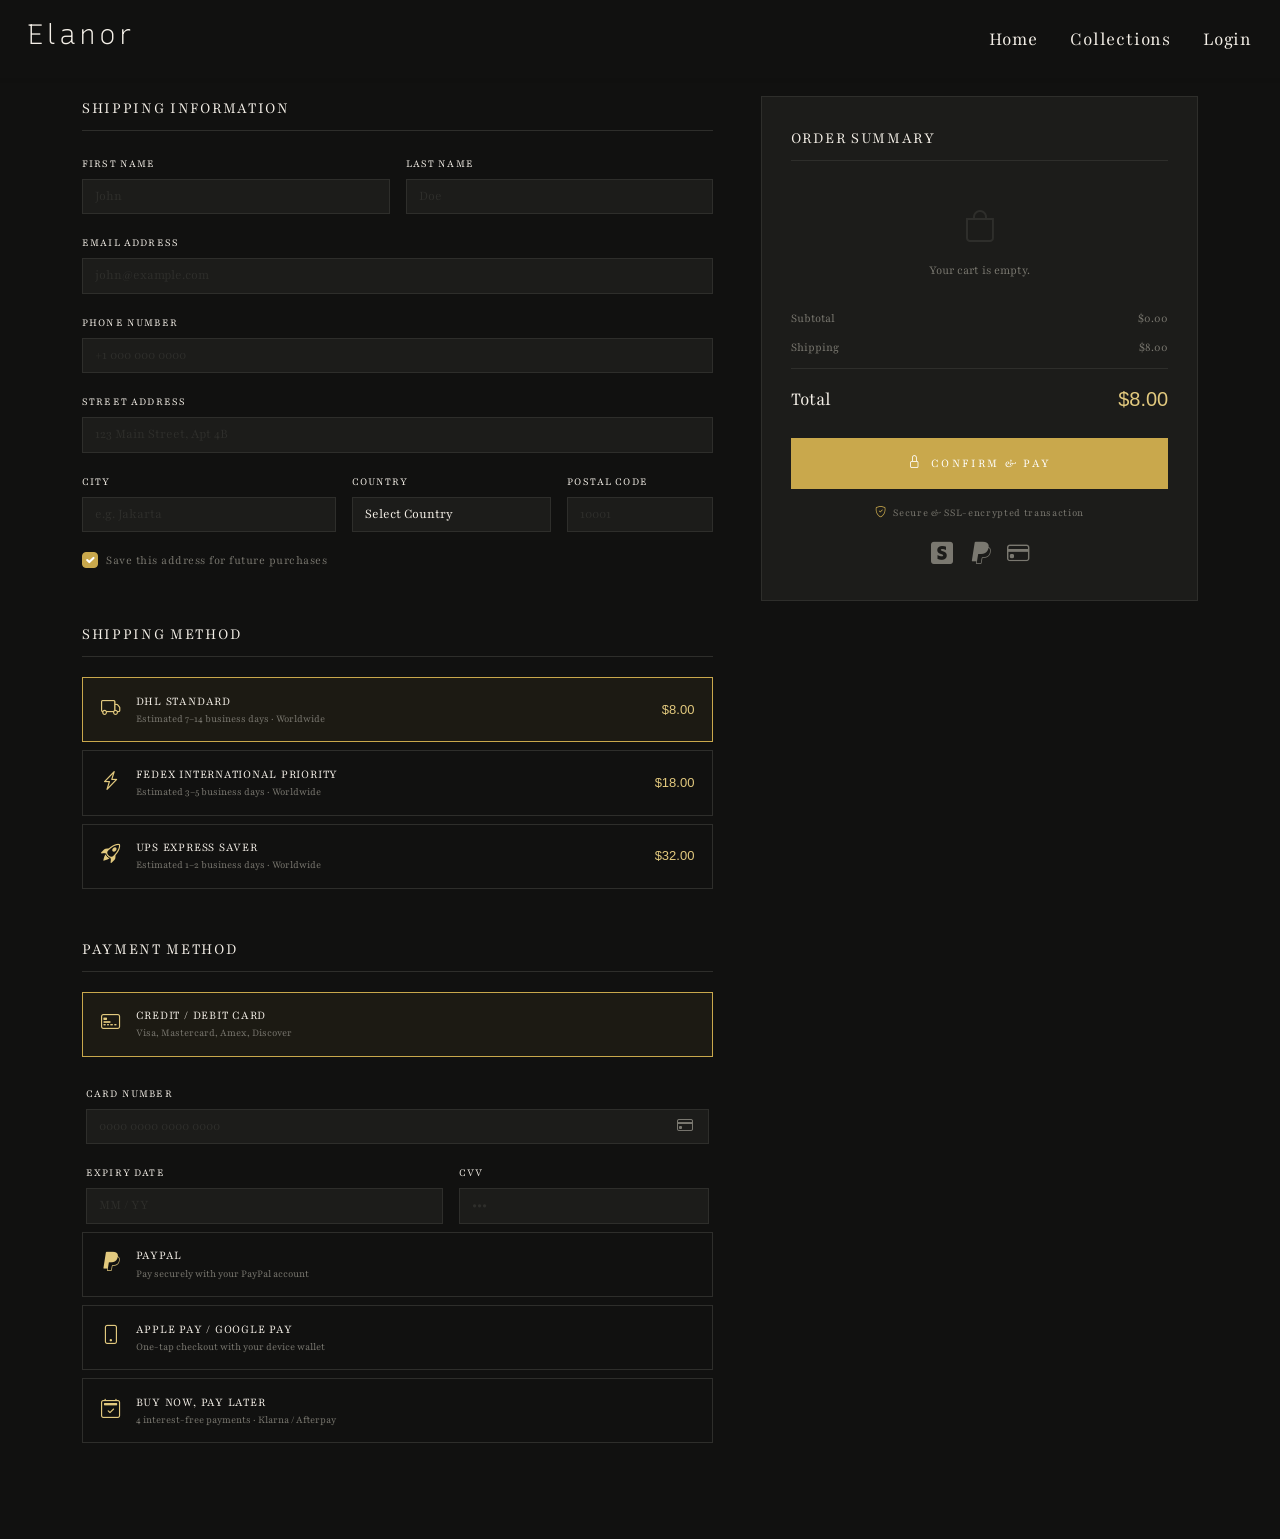
<file: checkout.html>
<!doctype html>
<html lang="en">
  <head>
    <meta charset="utf-8" />
    <meta name="viewport" content="width=device-width, initial-scale=1" />
    <title>Elanor - Checkout</title>
    <link
      href="https://cdn.jsdelivr.net/npm/bootstrap@5.3.8/dist/css/bootstrap.min.css"
      rel="stylesheet"
      integrity="sha384-sRIl4kxILFvY47J16cr9ZwB07vP4J8+LH7qKQnuqkuIAvNWLzeN8tE5YBujZqJLB"
      crossorigin="anonymous"
    />
    <link href="https://cdn.jsdelivr.net/npm/bootstrap-icons@1.11.3/font/bootstrap-icons.css" rel="stylesheet">
    <link rel="preconnect" href="https://fonts.googleapis.com" />
    <link rel="preconnect" href="https://fonts.gstatic.com" crossorigin />
    <link
      href="https://fonts.googleapis.com/css2?family=Playfair:ital,opsz,wdth,wght@0,5..1200,87.5,300..900;1,5..1200,87.5,300..900&family=Recursive:wght@300..1000&display=swap"
      rel="stylesheet"
    />
    <link rel="stylesheet" href="style.css" />
  </head>
  
  <body class="bg-dark">
    <!-- NAV -->
    <nav class="navbar navbar-expand-lg bg-dark fixed-top shadow-sm">
      <div class="container-fluid">
        <a class="navbar-brand text-light" href="#"
          ><h3 class="logo">Elanor</h3></a
        >
        <button
          class="navbar-toggler"
          type="button"
          data-bs-toggle="collapse"
          data-bs-target="#navbarSupportedContent"
          aria-controls="navbarSupportedContent"
          aria-expanded="false"
          aria-label="Toggle navigation"
        >
          <span class="navbar-toggler-icon"></span>
        </button>
        <div class="collapse navbar-collapse" id="navbarSupportedContent">
          <ul class="navbar-nav ms-auto mb-2 mb-lg-0">
            <li class="nav-item p-2">
              <a
                class="nav-link fs-5 text-light active"
                aria-current="page"
                href="index.html"
                >Home</a
              >
            </li>
            <li class="nav-item p-2">
              <a class="nav-link fs-5 text-light" href="koleksi.html">Collections</a>
            </li>
            <!-- <li class="nav-item p-2">
              <a class="nav-link fs-5 text-light" href="#">Cart <i class="bi bi-bag-fill"></i></a>
            </li> -->
            <li class="nav-item p-2">
              <a class="nav-link fs-5 text-light" href="login.html">Login</a>
            </li>
          </ul>
        </div>
      </div>
    </nav>

    <!-- MAIN -->
    <div class="container py-5">
      <div class="mb-4">
        <a href="#" class="back-link""
          ><i class="bi bi-arrow-left"></i> Back to Collections</a
        >
      </div>

      <div class="row g-5">
        <!-- LEFT: FORM -->
        <div class="col-lg-7">
          <!-- SHIPPING INFO -->
          <div class="mb-5">
            <div class="section-label">Shipping Information</div>
            <div class="row g-3">
              <div class="col-sm-6">
                <label class="form-label">First Name</label>
                <input type="text" class="form-control" placeholder="John" />
              </div>
              <div class="col-sm-6">
                <label class="form-label">Last Name</label>
                <input type="text" class="form-control" placeholder="Doe" />
              </div>
              <div class="col-12">
                <label class="form-label">Email Address</label>
                <input
                  type="email"
                  class="form-control"
                  placeholder="john@example.com"
                />
              </div>
              <div class="col-12">
                <label class="form-label">Phone Number</label>
                <input
                  type="tel"
                  class="form-control"
                  placeholder="+1 000 000 0000"
                />
              </div>
              <div class="col-12">
                <label class="form-label">Street Address</label>
                <input
                  type="text"
                  class="form-control"
                  placeholder="123 Main Street, Apt 4B"
                />
              </div>
              <div class="col-sm-5">
                <label class="form-label">City</label>
                <input
                  type="text"
                  class="form-control"
                  placeholder="e.g. Jakarta"
                />
              </div>
              <div class="col-sm-4">
                <label class="form-label">Country</label>
                <select class="form-select" id="countrySelect">
                  <option value="">Select Country</option>
                  <option>Australia</option>
                  <option>Brazil</option>
                  <option>Canada</option>
                  <option>China</option>
                  <option>Egypt</option>
                  <option>France</option>
                  <option>Germany</option>
                  <option>India</option>
                  <option>Indonesia</option>
                  <option>Italy</option>
                  <option>Japan</option>
                  <option>Malaysia</option>
                  <option>Mexico</option>
                  <option>Netherlands</option>
                  <option>New Zealand</option>
                  <option>Nigeria</option>
                  <option>Pakistan</option>
                  <option>Philippines</option>
                  <option>Poland</option>
                  <option>Portugal</option>
                  <option>Russia</option>
                  <option>Saudi Arabia</option>
                  <option>Singapore</option>
                  <option>South Africa</option>
                  <option>South Korea</option>
                  <option>Spain</option>
                  <option>Sweden</option>
                  <option>Switzerland</option>
                  <option>Thailand</option>
                  <option>Turkey</option>
                  <option>Ukraine</option>
                  <option>United Arab Emirates</option>
                  <option>United Kingdom</option>
                  <option>United States</option>
                  <option>Vietnam</option>
                </select>
              </div>
              <div class="col-sm-3">
                <label class="form-label">Postal Code</label>
                <input type="text" class="form-control" placeholder="10001" />
              </div>
              <div class="col-12">
                <div class="form-check">
                  <input
                    class="form-check-input"
                    type="checkbox"
                    id="saveAddr"
                    checked
                  />
                  <label class="form-check-label" for="saveAddr"
                    >Save this address for future purchases</label
                  >
                </div>
              </div>
            </div>
          </div>

          <!-- SHIPPING METHOD -->
          <div class="mb-5">
            <div class="section-label">Shipping Method</div>
            <div class="d-flex flex-column gap-2">
              <label
                class="pay-tab selected d-flex align-items-center gap-3"
                onclick="selectShip(this, 0)"
              >
                <input type="radio" name="ship" class="d-none" checked />
                <i class="bi bi-truck pay-tab-icon"></i>
                <div class="flex-grow-1">
                  <div class="pay-tab-label">DHL Standard</div>
                  <div class="pay-tab-sub">
                    Estimated 7–14 business days · Worldwide
                  </div>
                </div>
                <div class="product-price">$8.00</div>
              </label>

              <label
                class="pay-tab d-flex align-items-center gap-3"
                onclick="selectShip(this, 1)"
              >
                <input type="radio" name="ship" class="d-none" />
                <i class="bi bi-lightning-charge pay-tab-icon"></i>
                <div class="flex-grow-1">
                  <div class="pay-tab-label">FedEx International Priority</div>
                  <div class="pay-tab-sub">
                    Estimated 3–5 business days · Worldwide
                  </div>
                </div>
                <div class="product-price">$18.00</div>
              </label>

              <label
                class="pay-tab d-flex align-items-center gap-3"
                onclick="selectShip(this, 2)"
              >
                <input type="radio" name="ship" class="d-none" />
                <i class="bi bi-rocket-takeoff pay-tab-icon"></i>
                <div class="flex-grow-1">
                  <div class="pay-tab-label">UPS Express Saver</div>
                  <div class="pay-tab-sub">
                    Estimated 1–2 business days · Worldwide
                  </div>
                </div>
                <div class="product-price">$32.00</div>
              </label>
            </div>
          </div>

          <!-- PAYMENT METHOD -->
          <div class="mb-5">
            <div class="section-label">Payment Method</div>
            <div class="d-flex flex-column gap-2">
              <label
                class="pay-tab selected d-flex align-items-center gap-3"
                onclick="selectPay(this, 0)"
              >
                <input type="radio" name="pay" class="d-none" checked />
                <i class="bi bi-credit-card-2-front pay-tab-icon"></i>
                <div class="flex-grow-1">
                  <div class="pay-tab-label">Credit / Debit Card</div>
                  <div class="pay-tab-sub">
                    Visa, Mastercard, Amex, Discover
                  </div>
                </div>
              </label>

              <!-- CC fields -->
              <div id="ccDetail" class="row g-3 px-1 mt-0">
                <div class="col-12">
                  <label class="form-label">Card Number</label>
                  <div class="position-relative">
                    <input
                      type="text"
                      class="form-control pe-5"
                      placeholder="0000 0000 0000 0000"
                      maxlength="19"
                      oninput="
                        this.value = this.value
                          .replace(/\D/g, '')
                          .replace(/(.{4})/g, '$1 ')
                          .trim()
                      "
                    />
                    <i
                      class="bi bi-credit-card position-absolute top-50 end-0 translate-middle-y me-3"
                      style="color: var(--muted)"
                    ></i>
                  </div>
                </div>
                <div class="col-7">
                  <label class="form-label">Expiry Date</label>
                  <input
                    type="text"
                    class="form-control"
                    placeholder="MM / YY"
                  />
                </div>
                <div class="col-5">
                  <label class="form-label">CVV</label>
                  <input
                    type="password"
                    class="form-control"
                    placeholder="•••"
                    maxlength="4"
                  />
                </div>
              </div>

              <label
                class="pay-tab d-flex align-items-center gap-3"
                onclick="selectPay(this, 1)"
              >
                <input type="radio" name="pay" class="d-none" />
                <i class="bi bi-paypal pay-tab-icon"></i>
                <div class="flex-grow-1">
                  <div class="pay-tab-label">PayPal</div>
                  <div class="pay-tab-sub">
                    Pay securely with your PayPal account
                  </div>
                </div>
              </label>

              <label
                class="pay-tab d-flex align-items-center gap-3"
                onclick="selectPay(this, 2)"
              >
                <input type="radio" name="pay" class="d-none" />
                <i class="bi bi-phone pay-tab-icon"></i>
                <div class="flex-grow-1">
                  <div class="pay-tab-label">Apple Pay / Google Pay</div>
                  <div class="pay-tab-sub">
                    One-tap checkout with your device wallet
                  </div>
                </div>
              </label>

              <label
                class="pay-tab d-flex align-items-center gap-3"
                onclick="selectPay(this, 3)"
              >
                <input type="radio" name="pay" class="d-none" />
                <i class="bi bi-calendar2-check pay-tab-icon"></i>
                <div class="flex-grow-1">
                  <div class="pay-tab-label">Buy Now, Pay Later</div>
                  <div class="pay-tab-sub">
                    4 interest-free payments · Klarna / Afterpay
                  </div>
                </div>
              </label>
            </div>
          </div>
        </div>
        <!-- /col-left -->

        <!-- RIGHT: SUMMARY -->
        <div class="col-lg-5">
          <div class="summary-card">
            <div class="section-label">Order Summary</div>

            <!--
          ╔══════════════════════════════════════════════════════╗
          ║  ORDER ITEMS — injected by ElanorCheckout.setItems() ║
          ╚══════════════════════════════════════════════════════╝
          Call from any page:
            ElanorCheckout.setItems([
              {
                name:    'Frock Coat',
                variant: 'Size: M · Color: Black',
                qty:     1,
                price:   115.00,
                icon:    'bi-suit-heart'   // optional Bootstrap icon class
              }
            ]);
        -->
            <div id="orderItemsContainer">
              <!-- empty state -->
              <div class="py-4 text-center empty-summary">
                <i
                  class="bi bi-bag d-block mb-2"
                  style="font-size: 2rem; color: var(--border)"
                ></i>
                Your cart is empty.
              </div>
            </div>

            <!-- TOTALS -->
            <div class="summary-line">
              <span>Subtotal</span><span id="subtotalAmt">$0.00</span>
            </div>
            <div class="summary-line">
              <span>Shipping</span><span id="shipCost">$8.00</span>
            </div>
            <div
              class="summary-line"
              id="discountLine"
              style="display: none; color: var(--gold-lt)"
            >
              <span>Promo Discount</span><span id="discountAmt">-$0.00</span>
            </div>
            <div class="summary-total">
              <span>Total</span>
              <span class="total-amount" id="grandTotal">$8.00</span>
            </div>

            <!-- CTA -->
            <button class="btn-checkout mt-4" onclick="placeOrder()">
              <i class="bi bi-lock me-2"></i>Confirm &amp; Pay
            </button>

            <div class="text-center mt-3 secure-badge">
              <i class="bi bi-shield-check me-1"></i>
              Secure &amp; SSL-encrypted transaction
            </div>

            <div class="d-flex justify-content-center gap-3 mt-3">
              <i
                class="bi bi-stripe"
                style="font-size: 1.4rem; color: var(--muted)"
              ></i>
              <i
                class="bi bi-paypal"
                style="font-size: 1.4rem; color: var(--muted)"
              ></i>
              <i
                class="bi bi-credit-card"
                style="font-size: 1.4rem; color: var(--muted)"
              ></i>
            </div>
          </div>
        </div>
        <!-- /col-right -->
      </div>
    </div>

    <!-- SUCCESS MODAL -->
    <div
      class="modal fade"
      id="successModal"
      tabindex="-1"
      data-bs-backdrop="static"
    >
      <div class="modal-dialog modal-dialog-centered">
        <div class="modal-content p-4">
          <div class="d-flex flex-column align-items-center">
            <div class="success-icon"><i class="bi bi-check-lg"></i></div>
            <div class="success-title">Order Placed!</div>
            <p
              class="mt-2 mb-1"
              style="font-size: 0.85rem; color: var(--muted)"
            >
              Your Order Number
            </p>
            <div class="order-code" id="orderNumber">#ELN-2026-00001</div>
            <p
              style="
                font-size: 0.82rem;
                color: var(--muted);
                max-width: 320px;
                line-height: 1.7;
              "
            >
              Thank you for shopping at
              <strong style="color: var(--cream)">Elanor</strong>. A
              confirmation has been sent to your email. We'll begin processing
              your order shortly.
            </p>
            <div class="d-flex gap-2 mt-3 flex-wrap justify-content-center">
              <a
                href="index.html"
                class="btn-checkout"
                style="width: auto; padding: 0.7rem 1.6rem; text-decoration: none;"
                onclick="window.location.reload()"
              >
                <i class="bi bi-house me-2"></i>Back to Home
              </a>
              <a href="berhasil.html" style="text-decoration: none;" class="btn-outline-gold">
                <i class="bi bi-bag me-2"></i>View Payment Receipt
              </a>
            </div>
          </div>
        </div>
      </div>
    </div>

    <script src="https://cdn.jsdelivr.net/npm/bootstrap@5.3.3/dist/js/bootstrap.bundle.min.js"></script>
    <script>
      /* ─────────────────────────────────────────────
   ORDER SUMMARY INTEGRATION API
   ─────────────────────────────────────────────
   Import this page in an iframe or call these
   functions from a parent / sibling script.

   ElanorCheckout.setItems(items)
     items: Array of {
       name:    string,
       variant: string  (optional),
       qty:     number,
       price:   number  (per unit, USD),
       icon:    string  (optional Bootstrap icon class, e.g. 'bi-bag')
     }

   ElanorCheckout.clear()   → empties summary
   ──────────────────────────────────────────── */
      const ElanorCheckout = (() => {
        let _items = [];
        let _subtotal = 0;

        const fmt = (n) => "$" + parseFloat(n).toFixed(2);

        function renderItems() {
          const container = document.getElementById("orderItemsContainer");
          if (!_items.length) {
            container.innerHTML = `
        <div class="py-4 text-center empty-summary">
          <i class="bi bi-bag d-block mb-2" style="font-size:2rem;color:var(--border)"></i>
          Your cart is empty.
        </div>`;
            updateTotal();
            return;
          }
          container.innerHTML = _items
            .map(
              (item) => `
      <div class="product-line">
        <div class="product-img">
          <i class="bi ${item.icon || "bi-bag"}"></i>
        </div>
        <div class="flex-grow-1">
          <div class="product-name">${item.name}</div>
          ${item.variant ? `<div class="product-variant">${item.variant}</div>` : ""}
          <div class="product-qty">Qty: ${item.qty}</div>
        </div>
        <div class="product-price">${fmt(item.price * item.qty)}</div>
      </div>`,
            )
            .join("");
          updateTotal();
        }

        return {
          /* Set all cart items at once and re-render */
          setItems(items) {
            _items = items || [];
            _subtotal = _items.reduce((s, i) => s + i.price * i.qty, 0);
            renderItems();
          },
          /* Clear cart */
          clear() {
            this.setItems([]);
          },
          /* Read subtotal (used by updateTotal) */
          get subtotal() {
            return _subtotal;
          },
        };
      })();

      /* ── SHIPPING ── */
      const shipCosts = { 0: 8, 1: 18, 2: 32 };
      let shipIdx = 0,
        discount = 0;

      function selectShip(el, idx) {
        document
          .querySelectorAll('[name="ship"]')
          .forEach((r) => r.closest(".pay-tab").classList.remove("selected"));
        el.classList.add("selected");
        shipIdx = idx;
        updateTotal();
      }

      /* ── PAYMENT ── */
      function selectPay(el, idx) {
        document
          .querySelectorAll('[name="pay"]')
          .forEach((r) => r.closest(".pay-tab").classList.remove("selected"));
        el.classList.add("selected");
        document.getElementById("ccDetail").style.display =
          idx === 0 ? "" : "none";
      }

      /* ── PROMO ── */
      function applyPromo() {
        const code = document
          .getElementById("promoInput")
          .value.trim()
          .toUpperCase();
        const msg = document.getElementById("promoMsg");
        if (code === "ELANOR10") {
          discount = +(ElanorCheckout.subtotal * 0.1).toFixed(2);
          msg.innerHTML =
            '<span style="color:var(--gold-lt)"><i class="bi bi-check-circle me-1"></i>10% discount applied!</span>';
        } else if (!code) {
          discount = 0;
          msg.innerHTML = "";
        } else {
          discount = 0;
          msg.innerHTML =
            '<span style="color:#e07070"><i class="bi bi-x-circle me-1"></i>Invalid promo code.</span>';
        }
        updateTotal();
      }

      /* ── TOTALS ── */
      function fmt(n) {
        return "$" + parseFloat(n).toFixed(2);
      }

      function updateTotal() {
        const ship = shipCosts[shipIdx];
        const sub = ElanorCheckout.subtotal;
        const total = sub + ship - discount;
        document.getElementById("subtotalAmt").textContent = fmt(sub);
        document.getElementById("shipCost").textContent = fmt(ship);
        document.getElementById("grandTotal").textContent = fmt(
          Math.max(total, ship),
        );
        const dl = document.getElementById("discountLine");
        if (discount > 0) {
          dl.style.display = "";
          document.getElementById("discountAmt").textContent =
            "-" + fmt(discount);
        } else {
          dl.style.display = "none";
        }
      }

      /* ── PLACE ORDER ── */
      function placeOrder() {
        /* Generate a random order number */
        const num = String(Math.floor(Math.random() * 90000) + 10000);
        document.getElementById("orderNumber").textContent = "#ELN-2026-" + num;
        new bootstrap.Modal(document.getElementById("successModal")).show();
      }
    </script>
  </body>
</html>
</file>
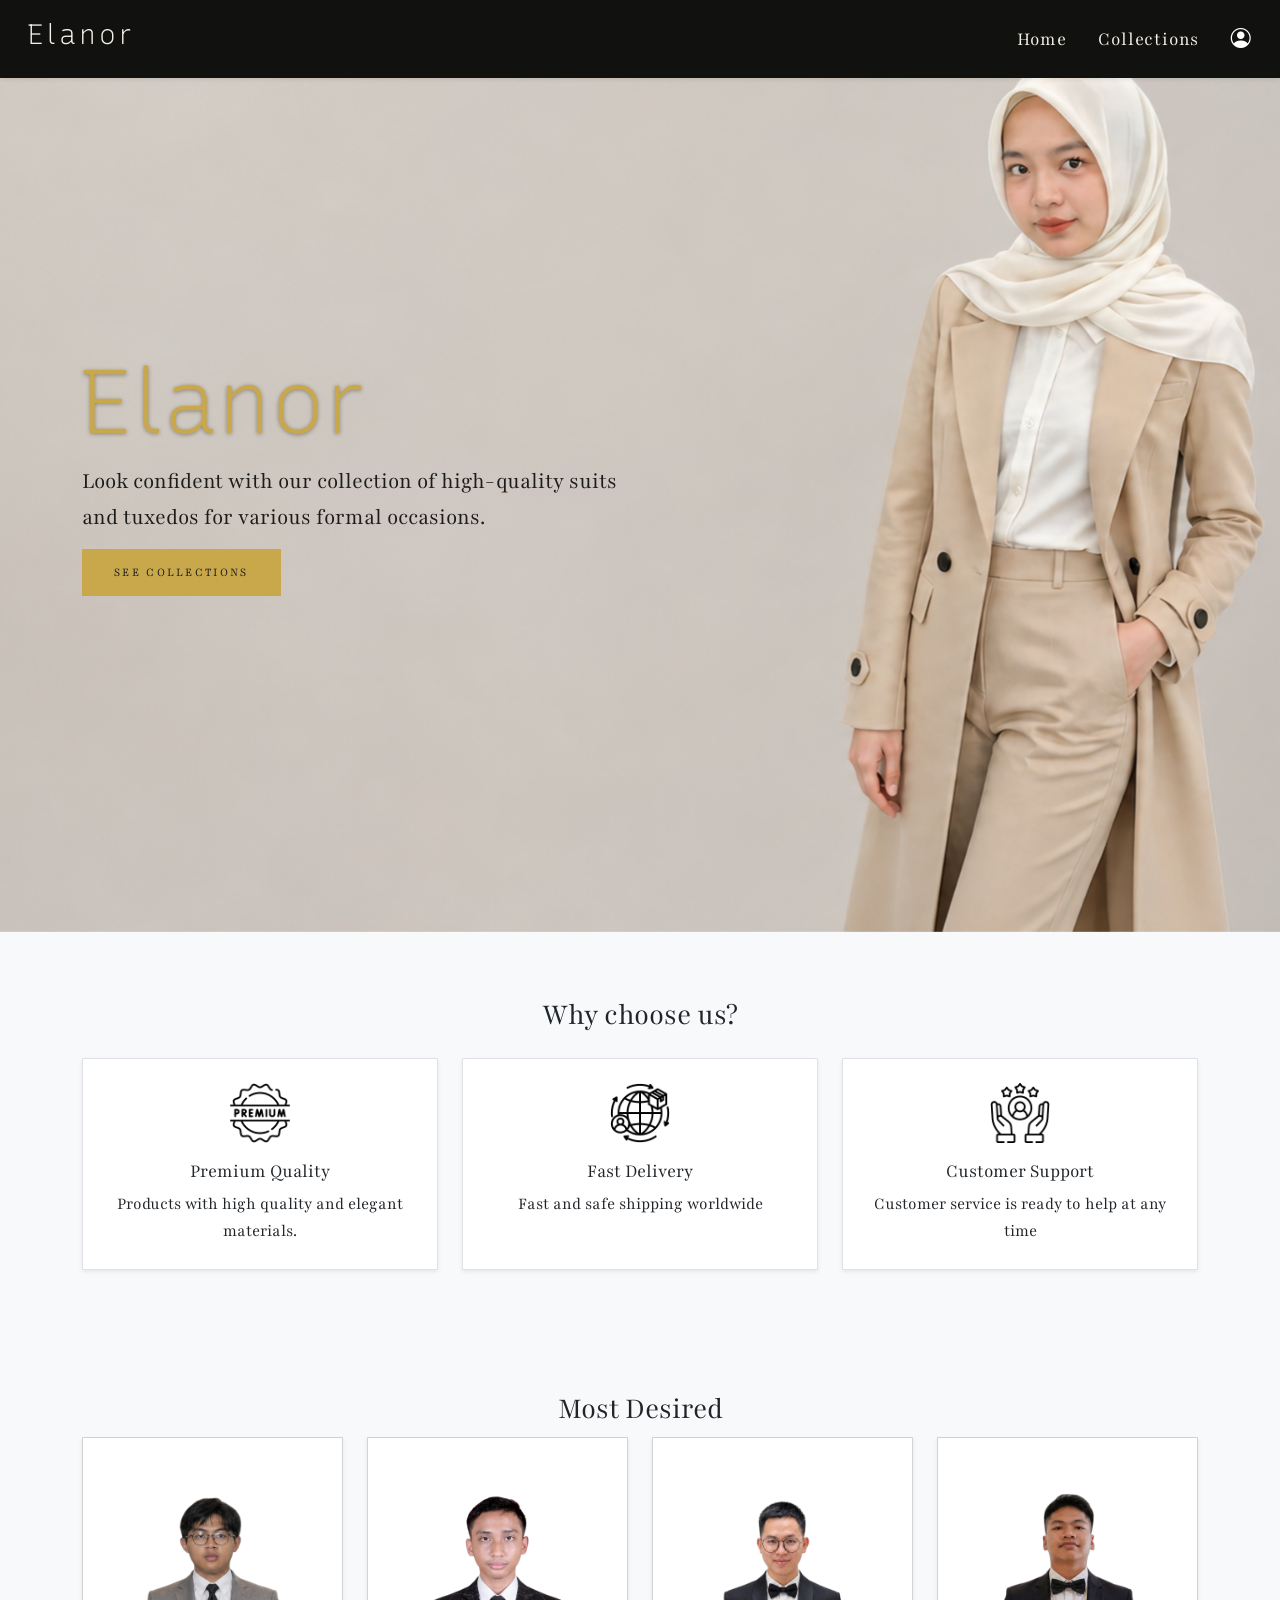
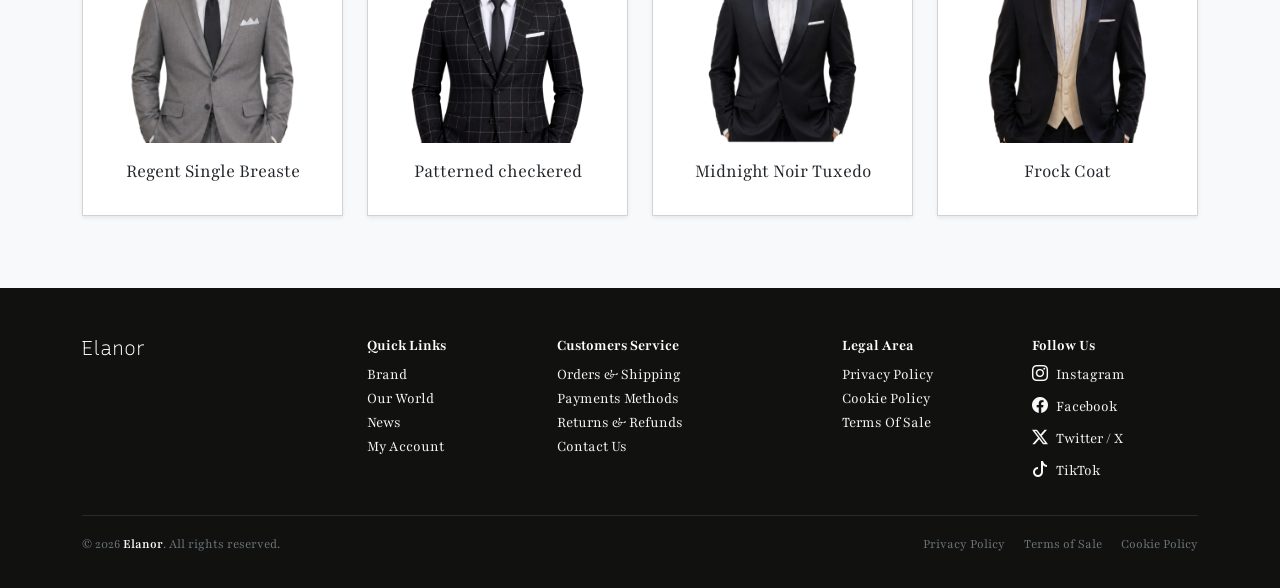
<file: index copy.html>
<!doctype html>
<html lang="en">
  <head>
    <meta charset="utf-8" />
    <meta name="viewport" content="width=device-width, initial-scale=1" />
    <title>Elanor</title>
    <link
      href="https://cdn.jsdelivr.net/npm/bootstrap@5.3.8/dist/css/bootstrap.min.css"
      rel="stylesheet"
      integrity="sha384-sRIl4kxILFvY47J16cr9ZwB07vP4J8+LH7qKQnuqkuIAvNWLzeN8tE5YBujZqJLB"
      crossorigin="anonymous"
    />
    <link
      href="https://cdn.jsdelivr.net/npm/bootstrap-icons@1.11.3/font/bootstrap-icons.css"
      rel="stylesheet"
    />
    <link rel="preconnect" href="https://fonts.googleapis.com" />
    <link rel="preconnect" href="https://fonts.gstatic.com" crossorigin />
    <link
      href="https://fonts.googleapis.com/css2?family=Playfair:ital,opsz,wdth,wght@0,5..1200,87.5,300..900;1,5..1200,87.5,300..900&family=Recursive:wght@300..1000&display=swap"
      rel="stylesheet"
    />
    <link rel="stylesheet" href="style.css" />
  </head>
  <body class="bg-light">
    <!-- section navbar -->
   <nav class="navbar navbar-expand-lg bg-dark fixed-top shadow-sm">
      <div class="container-fluid">
        <a class="navbar-brand text-light" href="#"
          ><h3 class="logo">Elanor</h3></a
        >
        <button
          class="navbar-toggler"
          type="button"
          data-bs-toggle="collapse"
          data-bs-target="#navbarSupportedContent"
          aria-controls="navbarSupportedContent"
          aria-expanded="false"
          aria-label="Toggle navigation"
        >
          <span class="navbar-toggler-icon"></span>
        </button>
        <div class="collapse navbar-collapse" id="navbarSupportedContent">
          <ul class="navbar-nav ms-auto mb-2 mb-lg-0">
            <li class="nav-item p-2">
              <a
                class="nav-link fs-5 text-light active"
                aria-current="page"
                href="index copy.html"
                >Home</a
              >
            </li>
            <li class="nav-item p-2">
              <a class="nav-link fs-5 text-light" href="koleksi copy.html">Collections</a>
            </li>
            <li class="nav-item p-2">
              <a class="nav-link fs-5 text-light" href="berhasil.html"><i class="bi bi-person-circle text-white"></i></a>
            </li>
          </ul>
        </div>
      </div>
    </nav>

    <!-- section hero (gambar utama) -->
    <section class="hero-section">
      <div
        id="heroCarousel"
        class="carousel slide"
        data-bs-ride="carousel" data-bs-interval="4000"
      >
        <div class="carousel-inner">
          <!-- Slide 1 -->
          <div class="carousel-item active">
            <div
              class="hero-bg"
              style="background-image: url('img-index/hero-sania.png')"
            ></div>
          </div>

          <div class="carousel-item">
            <div
              class="hero-bg"
              style="background-image: url('img-index/hero-man.jpg')"
            ></div>
          </div>

          <!-- Slide 2 -->
          <div class="carousel-item">
            <div
              class="hero-bg"
              style="background-image: url('img-index/hero-nanno.png')"
            ></div>
          </div>
        </div>

        <!-- Konten tetap di atas -->
        <div class="hero-content d-flex align-items-center">
          <div class="container">
            <div class="row">
              <div class="col-md-6 text-start">
                <h1 class="logo fw-3">Elanor</h1>
                <p class="mb-4">
                  Look confident with our collection of high-quality suits and
                  tuxedos for various formal occasions.
                </p>
                <a href="koleksi copy.html" style="text-decoration: none;" class="btn-checkout">See Collections</a>
              </div>
            </div>
          </div>
        </div>
      </div>
    </section>

    <!-- section informasi -->
    <section class="py-5">
      <div class="container">
        <div class="row mt-3 text-center">
          <h2 class="mb-4">Why choose us?</h2>

          <!-- Item 1 -->
          <div class="col-md-4 mb-4">
            <div class="card border shadow-sm h-100 card-hover p-4">
              <div class="mb-3">
                <img src="img-index/premium.png" class="icon" alt="" />
              </div>
              <h5>Premium Quality</h5>
              <p class="mb-0">
                Products with high quality and elegant materials.
              </p>
            </div>
          </div>

          <!-- Item 2 -->
          <div class="col-md-4 mb-4">
            <div class="card border shadow-sm h-100 card-hover p-4">
              <div class="mb-3">
                <img
                  src="img-index/international-delivery.png"
                  class="icon"
                  alt=""
                />
              </div>
              <h5>Fast Delivery</h5>
              <p class="mb-0">Fast and safe shipping worldwide</p>
            </div>
          </div>

          <!-- Item 3 -->
          <div class="col-md-4 mb-4">
            <div class="card border shadow-sm h-100 card-hover p-4">
              <div class="mb-3">
                <img src="img-index/customer-loyalty.png" class="icon" alt="" />
              </div>
              <h5>Customer Support</h5>
              <p class="mb-0">Customer service is ready to help at any time</p>
            </div>
          </div>
        </div>
      </div>
    </section>

    <!-- section top 3 baju  -->
    <section class="py-5">
      <div class="container">
        <div class="row text-center">
          <h2>Most Desired</h2>

          <!-- Baju 2 -->
          <div class="col-md-3 mb-4">
            <div class="card card-hover border-1 shadow-sm p-4">
              <div class="mb-3">
                <img src="img-index/al-top.png" class="img-fluid" alt="" />
              </div>
              <h5 class="card-title">Regent Single Breaste</h5>
            </div>
          </div>

          <div class="col-md-3 mb-4">
            <div class="card card-hover border-1 shadow-sm p-4">
              <div class="mb-3">
                <img src="img-index/robi-top.png" class="img-fluid" alt="" />
              </div>
              <h5 class="card-title">Patterned checkered</h5>
            </div>
          </div>

          <!-- Baju 3 -->
          <div class="col-md-3 mb-4">
            <div class="card card-hover border-1 shadow-sm p-4">
              <div class="mb-3">
                <img src="img-index/yazel-top.png" class="img-fluid" alt="" />
              </div>
              <h5 class="card-title">Midnight Noir Tuxedo</h5>
            </div>
          </div>

          <!-- Baju 4 -->
          <div class="col-md-3 mb-4">
            <div class="card card-hover border-1 shadow-sm p-4">
              <div class="mb-3">
                <img src="img-index/yosefin-top.png" class="img-fluid" alt="" />
              </div>
              <h5 class="card-title">Frock Coat</h5>
            </div>
          </div>

        </div>
      </div>
    </section>

    <script
      src="https://cdn.jsdelivr.net/npm/bootstrap@5.3.8/dist/js/bootstrap.bundle.min.js"
      integrity="sha384-FKyoEForCGlyvwx9Hj09JcYn3nv7wiPVlz7YYwJrWVcXK/BmnVDxM+D2scQbITxI"
      crossorigin="anonymous"
    ></script>
  </body>

<footer class="bg-dark text-light pt-5 pb-4">
    <div class="container">
        <div class="row">
            <!-- Brand -->
            <div class="col-md-3 mb-4">
                <h5 class="fw-bold logo">Elanor</h5>
            </div>

            <!-- Quick Links -->
            <div class="col-md-2 mb-4">
                <h6 class="fw-bold">Quick Links</h6>
                <ul class="list-unstyled">
                    <li>
                        <a href="#" class="text-light text-decoration-none">Brand</a>
                    </li>
                    <li>
                        <a href="#" class="text-light text-decoration-none">Our World</a>
                    </li>
                    <li>
                        <a href="#" class="text-light text-decoration-none">News</a>
                    </li>
                    <li>
                        <a href="#" class="text-light text-decoration-none">My Account</a>
                    </li>
                </ul>
            </div>

            <!-- Customer Service -->
            <div class="col-md-3 mb-4">
                <h6 class="fw-bold">Customers Service</h6>
                <ul class="list-unstyled">
                    <li>
                        <a href="#" class="text-light text-decoration-none">Orders & Shipping</a>
                    </li>
                    <li>
                        <a href="#" class="text-light text-decoration-none">Payments Methods</a>
                    </li>
                    <li>
                        <a href="#" class="text-light text-decoration-none">Returns & Refunds</a>
                    </li>
                    <li>
                        <a href="#" class="text-light text-decoration-none">Contact Us</a>
                    </li>
                </ul>
            </div>

            <!-- Legal -->
            <div class="col-md-2 mb-4">
                <h6 class="fw-bold">Legal Area</h6>
                <ul class="list-unstyled">
                    <li>
                        <a href="#" class="text-light text-decoration-none">Privacy Policy</a>
                    </li>
                    <li>
                        <a href="#" class="text-light text-decoration-none">Cookie Policy</a>
                    </li>
                    <li>
                        <a href="#" class="text-light text-decoration-none">Terms Of Sale</a>
                    </li>
                </ul>
            </div>

            <!-- Follow Us -->
            <div class="col-md-2 mb-4">
                <h6 class="fw-bold">Follow Us</h6>
                <div class="d-flex flex-column gap-2 mt-2">
                    <a href="#" class="text-light text-decoration-none d-flex align-items-center gap-2 footer-social">
                        <i class="bi bi-instagram fs-6"></i> <span>Instagram</span>
                    </a>
                    <a href="#" class="text-light text-decoration-none d-flex align-items-center gap-2 footer-social">
                        <i class="bi bi-facebook fs-6"></i> <span>Facebook</span>
                    </a>
                    <a href="#" class="text-light text-decoration-none d-flex align-items-center gap-2 footer-social">
                        <i class="bi bi-twitter-x fs-6"></i> <span>Twitter / X</span>
                    </a>
                    <a href="#" class="text-light text-decoration-none d-flex align-items-center gap-2 footer-social">
                        <i class="bi bi-tiktok fs-6"></i> <span>TikTok</span>
                    </a>

                </div>
            </div>
        </div>

        <!-- Divider -->
        <hr class="border-secondary mt-2" />

        <!-- Copyright Bar -->
        <div class="row align-items-center pb-2">
            <div class="col-md-6 text-center text-md-start small text-secondary">
                &copy; 2026 <span class="text-light fw-semibold">Elanor</span>. All rights reserved.
            </div>
            <div class="col-md-6 text-center text-md-end mt-2 mt-md-0">
                <span class="text-secondary small me-3"><a href="#" class="text-secondary text-decoration-none">Privacy
                        Policy</a></span>
                <span class="text-secondary small me-3"><a href="#" class="text-secondary text-decoration-none">Terms of
                        Sale</a></span>
                <span class="text-secondary small"><a href="#" class="text-secondary text-decoration-none">Cookie
                        Policy</a></span>
            </div>
        </div>
    </div>
</footer>
</html>
</file>
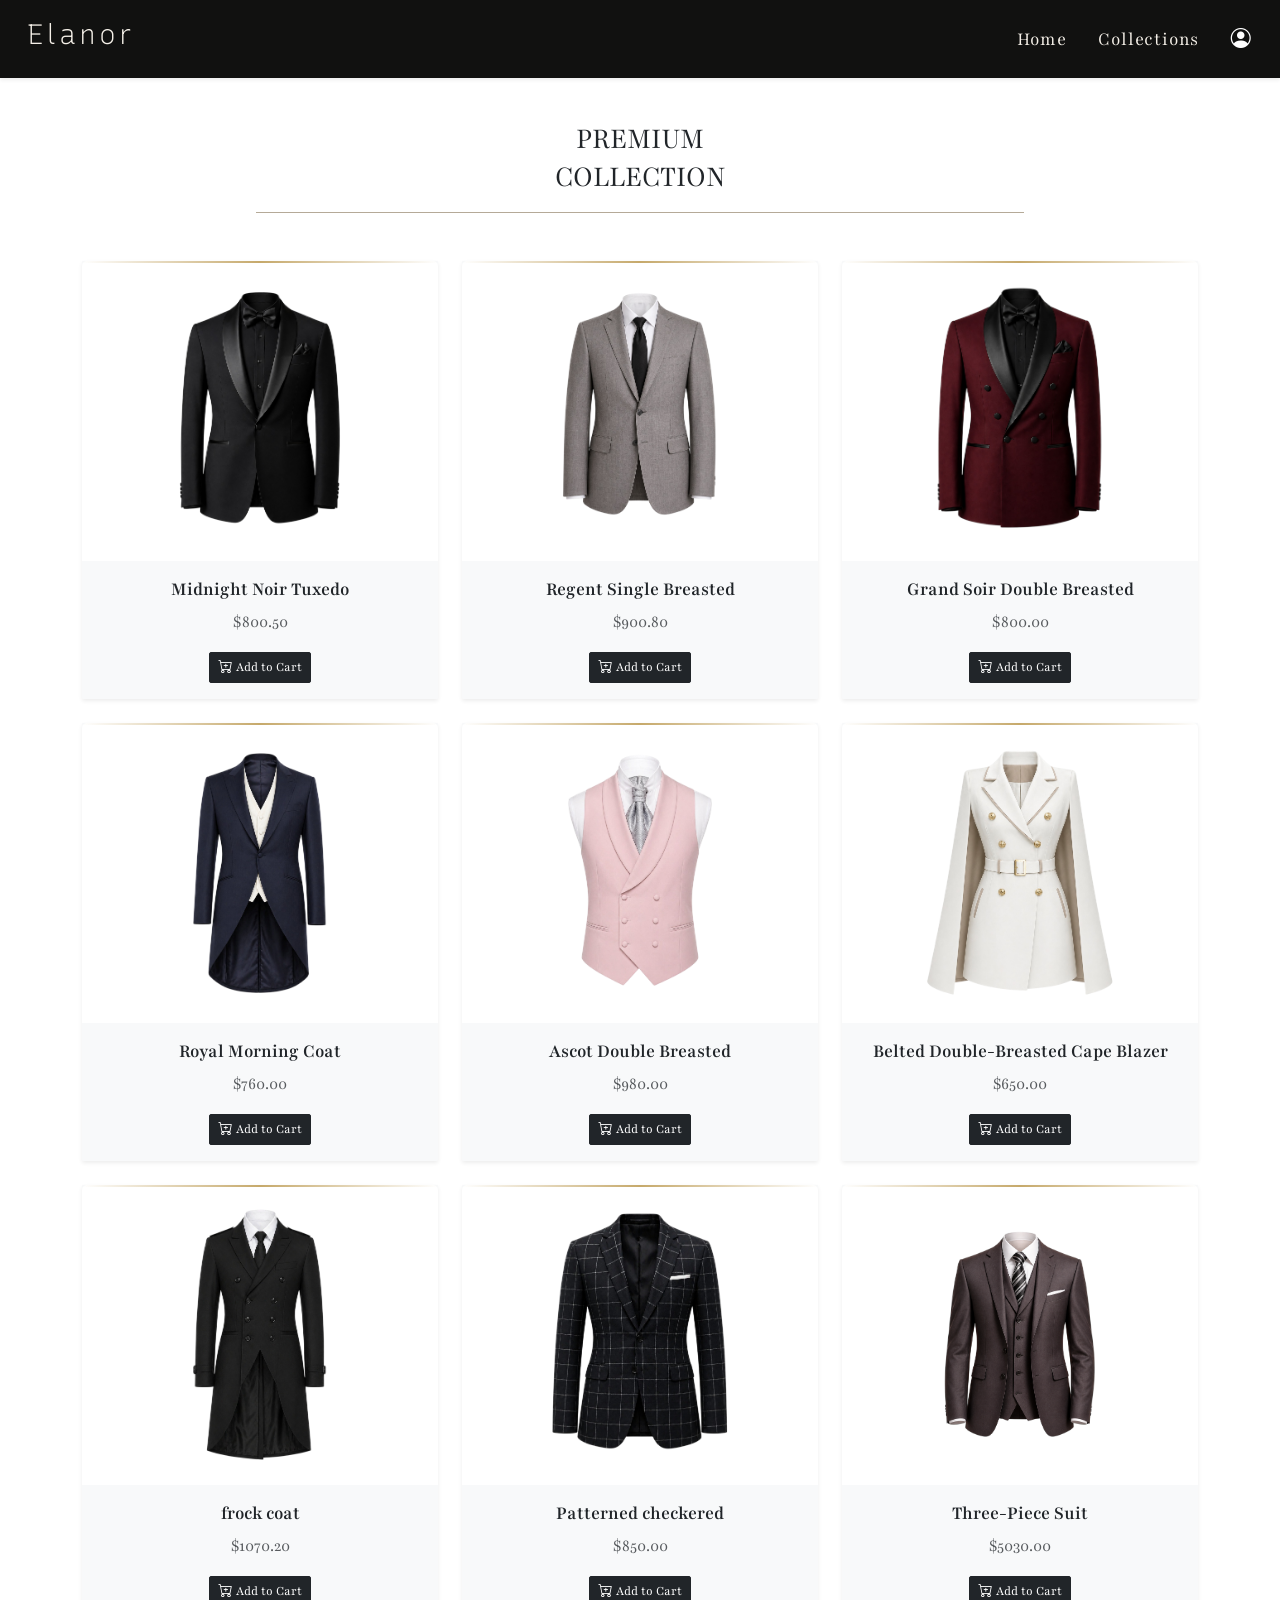
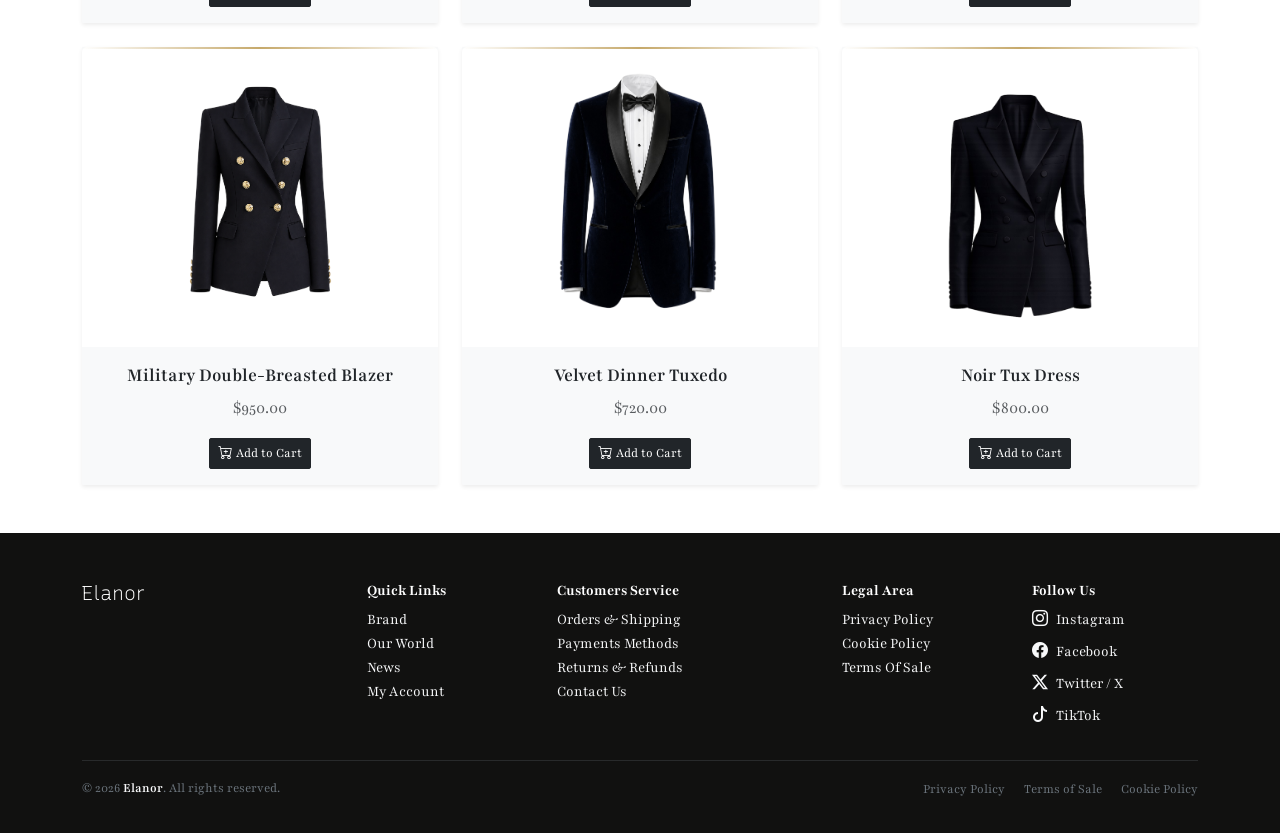
<file: koleksi copy.html>
<!doctype html>
<html lang="en">
  <head>
    <meta charset="utf-8" />
    <meta name="viewport" content="width=device-width, initial-scale=1" />
    <title>Elanor</title>
    <link
      href="https://cdn.jsdelivr.net/npm/bootstrap@5.3.8/dist/css/bootstrap.min.css"
      rel="stylesheet"
      integrity="sha384-sRIl4kxILFvY47J16cr9ZwB07vP4J8+LH7qKQnuqkuIAvNWLzeN8tE5YBujZqJLB"
      crossorigin="anonymous"
    />
    <link
      href="https://cdn.jsdelivr.net/npm/bootstrap-icons@1.11.3/font/bootstrap-icons.css"
      rel="stylesheet"
    />
    <link rel="preconnect" href="https://fonts.googleapis.com" />
    <link rel="preconnect" href="https://fonts.gstatic.com" crossorigin />
    <link
      href="https://fonts.googleapis.com/css2?family=Playfair:ital,opsz,wdth,wght@0,5..1200,87.5,300..900;1,5..1200,87.5,300..900&family=Recursive:wght@300..1000&display=swap"
      rel="stylesheet"
    />
    <style>
      .collection-title {
        letter-spacing: 3px;
        color: #8a7f6a;
      }

      .divider {
        width: 60%;
        height: 1px;
        background: #b5aa98;
        margin: 15px auto;
      }

      /* CARD IMAGE - uniform size with padding */
      .product-card .card-img-top {
        width: 100%;
        height: 300px;
        object-fit: contain;
        object-position: center;
        padding: 20px;
        background: #fff;
      }

      /* CARD GOLD ACCENT */
      .product-card::before {
        content: "";
        position: absolute;
        width: 100%;
        height: 2px;
        top: 0;
        left: 0;
        background: linear-gradient(
          to right,
          transparent,
          #c6a96b,
          transparent
        );
        z-index: 1;
      }
    </style>
    <link rel="stylesheet" href="style.css" />
  </head>

  <body>
    <!-- NAVBAR -->
     <nav class="navbar navbar-expand-lg bg-dark fixed-top shadow-sm">
      <div class="container-fluid">
        <a class="navbar-brand text-light" href="#"
          ><h3 class="logo">Elanor</h3></a
        >
        <button
          class="navbar-toggler"
          type="button"
          data-bs-toggle="collapse"
          data-bs-target="#navbarSupportedContent"
          aria-controls="navbarSupportedContent"
          aria-expanded="false"
          aria-label="Toggle navigation"
        >
          <span class="navbar-toggler-icon"></span>
        </button>
        <div class="collapse navbar-collapse" id="navbarSupportedContent">
          <ul class="navbar-nav ms-auto mb-2 mb-lg-0">
            <li class="nav-item p-2">
              <a
                class="nav-link fs-5 text-light active"
                aria-current="page"
                href="index copy.html"
                >Home</a
              >
            </li>
            <li class="nav-item p-2">
              <a class="nav-link fs-5 text-light" href="koleksi copy.html">Collections</a>
            </li>
            <li class="nav-item p-2">
              <a class="nav-link fs-5 text-light" href="berhasil.html"><i class="bi bi-person-circle text-white"></i></a>
            </li>
          </ul>
        </div>
      </div>
    </nav>
    <br /><br /><br />

    <!-- TITLE -->
    <div class="text-center my-5">
      <h2>PREMIUM<br />COLLECTION</h2>
      <div class="divider"></div>
    </div>

    <!-- PRODUCT GRID -->
    <div class="container pb-5">
      <div class="row g-4">
        <!-- 1 -->
        <div class="col-md-6 col-lg-4">
          <div
            class="card product-card border-0 rounded-3 bg-light shadow-sm position-relative overflow-hidden h-100"
            style="
              transition:
                transform 0.3s,
                box-shadow 0.3s;
            "
            onmouseenter="
              this.style.transform = 'translateY(-5px)';
              this.style.boxShadow = '0 10px 25px rgba(0,0,0,0.15)';
            "
            onmouseleave="
              this.style.transform = '';
              this.style.boxShadow = '';
            "
          >
            <img
              src="img-koleksi/midnight noir tuxedo.png"
              class="card-img-top"
              alt="Midnight Noir Tuxedo"
            />
            <div class="card-body text-center">
              <h5 class="fw-semibold">Midnight Noir Tuxedo</h5>
              <p class="text-muted">$800.50</p>
              <button
                class="btn btn-dark btn-sm add-to-cart"
                data-name="Midnight Noir Tuxedo"
                data-price="800.50"
              >
                <i class="bi bi-cart-plus me-1"></i>Add to Cart
              </button>
            </div>
          </div>
        </div>

        <!-- 2 -->
        <div class="col-md-6 col-lg-4">
          <div
            class="card product-card border-0 rounded-3 bg-light shadow-sm position-relative overflow-hidden h-100"
            style="
              transition:
                transform 0.3s,
                box-shadow 0.3s;
            "
            onmouseenter="
              this.style.transform = 'translateY(-5px)';
              this.style.boxShadow = '0 10px 25px rgba(0,0,0,0.15)';
            "
            onmouseleave="
              this.style.transform = '';
              this.style.boxShadow = '';
            "
          >
            <img
              src="img-koleksi/Regent Single Breasted.png"
              class="card-img-top"
              alt="Regent Single Breasted"
            />
            <div class="card-body text-center">
              <h5 class="fw-semibold">Regent Single Breasted</h5>
              <p class="text-muted">$900.80</p>
              <button
                class="btn btn-dark btn-sm add-to-cart"
                data-name="Regent Single Breasted"
                data-price="900.80"
              >
                <i class="bi bi-cart-plus me-1"></i>Add to Cart
              </button>
            </div>
          </div>
        </div>

        <!-- 3 -->
        <div class="col-md-6 col-lg-4">
          <div
            class="card product-card border-0 rounded-3 bg-light shadow-sm position-relative overflow-hidden h-100"
            style="
              transition:
                transform 0.3s,
                box-shadow 0.3s;
            "
            onmouseenter="
              this.style.transform = 'translateY(-5px)';
              this.style.boxShadow = '0 10px 25px rgba(0,0,0,0.15)';
            "
            onmouseleave="
              this.style.transform = '';
              this.style.boxShadow = '';
            "
          >
            <img
              src="img-koleksi/Grand Soir Double Breasted.png"
              class="card-img-top"
              alt="Grand Soir Double Breasted"
            />
            <div class="card-body text-center">
              <h5 class="fw-semibold">Grand Soir Double Breasted</h5>
              <p class="text-muted">$800.00</p>
              <button
                class="btn btn-dark btn-sm add-to-cart"
                data-name="Grand Soir Double Breasted"
                data-price="800.00"
              >
                <i class="bi bi-cart-plus me-1"></i>Add to Cart
              </button>
            </div>
          </div>
        </div>

        <!-- 4 -->
        <div class="col-md-6 col-lg-4">
          <div
            class="card product-card border-0 rounded-3 bg-light shadow-sm position-relative overflow-hidden h-100"
            style="
              transition:
                transform 0.3s,
                box-shadow 0.3s;
            "
            onmouseenter="
              this.style.transform = 'translateY(-5px)';
              this.style.boxShadow = '0 10px 25px rgba(0,0,0,0.15)';
            "
            onmouseleave="
              this.style.transform = '';
              this.style.boxShadow = '';
            "
          >
            <img
              src="img-koleksi/Royal Morning Coat.png"
              class="card-img-top"
              alt="Royal Morning Coat"
            />
            <div class="card-body text-center">
              <h5 class="fw-semibold">Royal Morning Coat</h5>
              <p class="text-muted">$760.00</p>
              <button
                class="btn btn-dark btn-sm add-to-cart"
                data-name="Royal Morning Coat"
                data-price="760.00"
              >
                <i class="bi bi-cart-plus me-1"></i>Add to Cart
              </button>
            </div>
          </div>
        </div>

        <!-- 5 -->
        <div class="col-md-6 col-lg-4">
          <div
            class="card product-card border-0 rounded-3 bg-light shadow-sm position-relative overflow-hidden h-100"
            style="
              transition:
                transform 0.3s,
                box-shadow 0.3s;
            "
            onmouseenter="
              this.style.transform = 'translateY(-5px)';
              this.style.boxShadow = '0 10px 25px rgba(0,0,0,0.15)';
            "
            onmouseleave="
              this.style.transform = '';
              this.style.boxShadow = '';
            "
          >
            <img
              src="img-koleksi/Ascot Double Breasted.png"
              class="card-img-top"
              alt="Ascot Double Breasted"
            />
            <div class="card-body text-center">
              <h5 class="fw-semibold">Ascot Double Breasted</h5>
              <p class="text-muted">$980.00</p>
              <button
                class="btn btn-dark btn-sm add-to-cart"
                data-name="Ascot Double Breasted"
                data-price="980.00"
              >
                <i class="bi bi-cart-plus me-1"></i>Add to Cart
              </button>
            </div>
          </div>
        </div>

        <!-- 6 -->
        <div class="col-md-6 col-lg-4">
          <div
            class="card product-card border-0 rounded-3 bg-light shadow-sm position-relative overflow-hidden h-100"
            style="
              transition:
                transform 0.3s,
                box-shadow 0.3s;
            "
            onmouseenter="
              this.style.transform = 'translateY(-5px)';
              this.style.boxShadow = '0 10px 25px rgba(0,0,0,0.15)';
            "
            onmouseleave="
              this.style.transform = '';
              this.style.boxShadow = '';
            "
          >
            <img
              src="img-koleksi/Belted Double-Breasted Cape Blazer.png"
              class="card-img-top"
              alt="Belted Double-Breasted Cape Blazer"
            />
            <div class="card-body text-center">
              <h5 class="fw-semibold">Belted Double-Breasted Cape Blazer</h5>
              <p class="text-muted">$650.00</p>
              <button
                class="btn btn-dark btn-sm add-to-cart"
                data-name="Belted Double-Breasted Cape Blazer"
                data-price="650.00"
              >
                <i class="bi bi-cart-plus me-1"></i>Add to Cart
              </button>
            </div>
          </div>
        </div>

        <!-- 7 -->
        <div class="col-md-6 col-lg-4">
          <div
            class="card product-card border-0 rounded-3 bg-light shadow-sm position-relative overflow-hidden h-100"
            style="
              transition:
                transform 0.3s,
                box-shadow 0.3s;
            "
            onmouseenter="
              this.style.transform = 'translateY(-5px)';
              this.style.boxShadow = '0 10px 25px rgba(0,0,0,0.15)';
            "
            onmouseleave="
              this.style.transform = '';
              this.style.boxShadow = '';
            "
          >
            <img
              src="img-koleksi/frock coat.png"
              class="card-img-top"
              alt="frock coat"
            />
            <div class="card-body text-center">
              <h5 class="fw-semibold">frock coat</h5>
              <p class="text-muted">$1070.20</p>
              <button
                class="btn btn-dark btn-sm add-to-cart"
                data-name="frock coat"
                data-price="1070.20"
              >
                <i class="bi bi-cart-plus me-1"></i>Add to Cart
              </button>
            </div>
          </div>
        </div>

        <!-- 8 -->
        <div class="col-md-6 col-lg-4">
          <div
            class="card product-card border-0 rounded-3 bg-light shadow-sm position-relative overflow-hidden h-100"
            style="
              transition:
                transform 0.3s,
                box-shadow 0.3s;
            "
            onmouseenter="
              this.style.transform = 'translateY(-5px)';
              this.style.boxShadow = '0 10px 25px rgba(0,0,0,0.15)';
            "
            onmouseleave="
              this.style.transform = '';
              this.style.boxShadow = '';
            "
          >
            <img
              src="img-koleksi/Patterned checkered.png"
              class="card-img-top"
              alt="Patterned checkered"
            />
            <div class="card-body text-center">
              <h5 class="fw-semibold">Patterned checkered</h5>
              <p class="text-muted">$850.00</p>
              <button
                class="btn btn-dark btn-sm add-to-cart"
                data-name="Patterned checkered"
                data-price="850.00"
              >
                <i class="bi bi-cart-plus me-1"></i>Add to Cart
              </button>
            </div>
          </div>
        </div>

        <!-- 9 -->
        <div class="col-md-6 col-lg-4">
          <div
            class="card product-card border-0 rounded-3 bg-light shadow-sm position-relative overflow-hidden h-100"
            style="
              transition:
                transform 0.3s,
                box-shadow 0.3s;
            "
            onmouseenter="
              this.style.transform = 'translateY(-5px)';
              this.style.boxShadow = '0 10px 25px rgba(0,0,0,0.15)';
            "
            onmouseleave="
              this.style.transform = '';
              this.style.boxShadow = '';
            "
          >
            <img
              src="img-koleksi/Three-Piece Suit.png"
              class="card-img-top"
              alt="Three-Piece Suit"
            />
            <div class="card-body text-center">
              <h5 class="fw-semibold">Three-Piece Suit</h5>
              <p class="text-muted">$5030.00</p>
              <button
                class="btn btn-dark btn-sm add-to-cart"
                data-name="Three-Piece Suit"
                data-price="5030.00"
              >
                <i class="bi bi-cart-plus me-1"></i>Add to Cart
              </button>
            </div>
          </div>
        </div>

        <!-- 10 -->
        <div class="col-md-6 col-lg-4">
          <div
            class="card product-card border-0 rounded-3 bg-light shadow-sm position-relative overflow-hidden h-100"
            style="
              transition:
                transform 0.3s,
                box-shadow 0.3s;
            "
            onmouseenter="
              this.style.transform = 'translateY(-5px)';
              this.style.boxShadow = '0 10px 25px rgba(0,0,0,0.15)';
            "
            onmouseleave="
              this.style.transform = '';
              this.style.boxShadow = '';
            "
          >
            <img
              src="img-koleksi/Military Double-Breasted Blazer.png"
              class="card-img-top"
              alt="Military Double-Breasted Blazer"
            />
            <div class="card-body text-center">
              <h5 class="fw-semibold">Military Double-Breasted Blazer</h5>
              <p class="text-muted">$950.00</p>
              <button
                class="btn btn-dark btn-sm add-to-cart"
                data-name="Military Double-Breasted Blazer"
                data-price="950.00"
              >
                <i class="bi bi-cart-plus me-1"></i>Add to Cart
              </button>
            </div>
          </div>
        </div>

        <!-- 11 -->
        <div class="col-md-6 col-lg-4">
          <div
            class="card product-card border-0 rounded-3 bg-light shadow-sm position-relative overflow-hidden h-100"
            style="
              transition:
                transform 0.3s,
                box-shadow 0.3s;
            "
            onmouseenter="
              this.style.transform = 'translateY(-5px)';
              this.style.boxShadow = '0 10px 25px rgba(0,0,0,0.15)';
            "
            onmouseleave="
              this.style.transform = '';
              this.style.boxShadow = '';
            "
          >
            <img
              src="img-koleksi/Velvet Dinner Tuxedo.png"
              class="card-img-top"
              alt="Velvet Dinner Tuxedo"
            />
            <div class="card-body text-center">
              <h5 class="fw-semibold">Velvet Dinner Tuxedo</h5>
              <p class="text-muted">$720.00</p>
              <button
                class="btn btn-dark btn-sm add-to-cart"
                data-name="Velvet Dinner Tuxedo"
                data-price="720.00"
              >
                <i class="bi bi-cart-plus me-1"></i>Add to Cart
              </button>
            </div>
          </div>
        </div>

        <!-- 12 -->
        <div class="col-md-6 col-lg-4">
          <div
            class="card product-card border-0 rounded-3 bg-light shadow-sm position-relative overflow-hidden h-100"
            style="
              transition:
                transform 0.3s,
                box-shadow 0.3s;
            "
            onmouseenter="
              this.style.transform = 'translateY(-5px)';
              this.style.boxShadow = '0 10px 25px rgba(0,0,0,0.15)';
            "
            onmouseleave="
              this.style.transform = '';
              this.style.boxShadow = '';
            "
          >
            <img
              src="img-koleksi/Noir Tux Dress.png"
              class="card-img-top"
              alt="Noir Tux Dress"
            />
            <div class="card-body text-center">
              <h5 class="fw-semibold">Noir Tux Dress</h5>
              <p class="text-muted">$800.00</p>
              <button
                class="btn btn-dark btn-sm add-to-cart"
                data-name="Noir Tux Dress"
                data-price="800.00"
              >
                <i class="bi bi-cart-plus me-1"></i>Add to Cart
              </button>
            </div>
          </div>
        </div>
      </div>
    </div>

    <!-- MINI CART (Bootstrap Offcanvas-style fixed panel) -->
    <div
      id="miniCart"
      class="position-fixed bottom-0 end-0 m-3 bg-white rounded-3 shadow-lg border p-3 d-none"
      style="width: 320px; z-index: 1050"
    >
      <!-- Header -->
      <div
        class="d-flex justify-content-between align-items-center border-bottom pb-2 mb-2"
      >
        <h6 class="mb-0 fw-bold"><i class="bi bi-cart3 me-2"></i>Your Cart</h6>
        <button
          id="closeCart"
          class="btn-close btn-close-sm"
          aria-label="Close"
        ></button>
      </div>

      <!-- Cart Items -->
      <ul
        id="cartItems"
        class="list-group list-group-flush mb-2"
        style="max-height: 200px; overflow-y: auto"
      ></ul>

      <!-- Empty state -->
      <p id="emptyCart" class="text-muted text-center small py-3 d-none mb-0">
        Your cart is empty
      </p>

      <!-- Total -->
      <div
        class="border-top pt-2 d-flex justify-content-between align-items-center"
      >
        <span class="fw-bold">Total:</span>
        <span class="fw-bold fs-5">$<span id="totalPrice">0</span></span>
      </div>

      <!-- Action Buttons -->
      <div class="d-grid gap-2 mt-3">
        <a href="checkout copy.html" id="goToCartBtn" class="btn btn-dark btn-sm">
          <i class="bi bi-bag-check me-1"></i>Go to Cart
        </a>

        <button id="cancelAllBtn" class="btn btn-outline-danger btn-sm">
          <i class="bi bi-x-circle me-1"></i>Cancel
        </button>
      </div>
    </div>

   <div class="modal fade" id="loginModal" tabindex="-1">
    <div class="modal-dialog modal-dialog-centered">
      <div class="modal-content">

        <div class="modal-body p-4">
          <div class="summary-card">
            <!-- Title -->
            <h3 class="logo text-center mb-4">Elanor</h3>
  
            <!-- Form -->
            <form>
              <div class="mb-3">
                <label class="form-label">Email</label>
                <input type="email" class="form-control" placeholder="Enter your email">
              </div>
  
              <div class="mb-3">
                <label class="form-label">Password</label>
                <input type="password" class="form-control" placeholder="Enter your password">
              </div>
  
              <div class="d-flex justify-content-between align-items-center mb-3">
                <div class="form-check">
                  <input class="form-check-input" type="checkbox" id="rememberModal">
                  <label class="form-check-label" for="rememberModal">
                    Remember me
                  </label>
                </div>
              </div>
  
              <a type="submit" href="checkout copy.html"  class="btn-checkout text-center" style="text-decoration: none;">
                Login
              </a>
            </form>
  
           
  
          </div>
          </div>

      </div>
    </div>
  </div>

    <!-- Bootstrap JS -->
    <script src="https://cdn.jsdelivr.net/npm/bootstrap@5.3.3/dist/js/bootstrap.bundle.min.js"></script>
    <script src="script.js"></script>
  </body>

  <footer class="bg-dark text-light pt-5 pb-4">
    <div class="container">
      <div class="row">
        <!-- Brand -->
        <div class="col-md-3 mb-4">
          <h5 class="fw-bold logo">Elanor</h5>
        </div>

        <!-- Quick Links -->
        <div class="col-md-2 mb-4">
          <h6 class="fw-bold">Quick Links</h6>
          <ul class="list-unstyled">
            <li>
              <a href="#" class="text-light text-decoration-none">Brand</a>
            </li>
            <li>
              <a href="#" class="text-light text-decoration-none">Our World</a>
            </li>
            <li>
              <a href="#" class="text-light text-decoration-none">News</a>
            </li>
            <li>
              <a href="#" class="text-light text-decoration-none">My Account</a>
            </li>
          </ul>
        </div>

        <!-- Customer Service -->
        <div class="col-md-3 mb-4">
          <h6 class="fw-bold">Customers Service</h6>
          <ul class="list-unstyled">
            <li>
              <a href="#" class="text-light text-decoration-none"
                >Orders & Shipping</a
              >
            </li>
            <li>
              <a href="#" class="text-light text-decoration-none"
                >Payments Methods</a
              >
            </li>
            <li>
              <a href="#" class="text-light text-decoration-none"
                >Returns & Refunds</a
              >
            </li>
            <li>
              <a href="#" class="text-light text-decoration-none">Contact Us</a>
            </li>
          </ul>
        </div>

        <!-- Legal -->
        <div class="col-md-2 mb-4">
          <h6 class="fw-bold">Legal Area</h6>
          <ul class="list-unstyled">
            <li>
              <a href="#" class="text-light text-decoration-none"
                >Privacy Policy</a
              >
            </li>
            <li>
              <a href="#" class="text-light text-decoration-none"
                >Cookie Policy</a
              >
            </li>
            <li>
              <a href="#" class="text-light text-decoration-none"
                >Terms Of Sale</a
              >
            </li>
          </ul>
        </div>

        <!-- Follow Us -->
        <div class="col-md-2 mb-4">
          <h6 class="fw-bold">Follow Us</h6>
          <div class="d-flex flex-column gap-2 mt-2">
            <a
              href="#"
              class="text-light text-decoration-none d-flex align-items-center gap-2 footer-social"
            >
              <i class="bi bi-instagram fs-6"></i> <span>Instagram</span>
            </a>
            <a
              href="#"
              class="text-light text-decoration-none d-flex align-items-center gap-2 footer-social"
            >
              <i class="bi bi-facebook fs-6"></i> <span>Facebook</span>
            </a>
            <a
              href="#"
              class="text-light text-decoration-none d-flex align-items-center gap-2 footer-social"
            >
              <i class="bi bi-twitter-x fs-6"></i> <span>Twitter / X</span>
            </a>
            <a
              href="#"
              class="text-light text-decoration-none d-flex align-items-center gap-2 footer-social"
            >
              <i class="bi bi-tiktok fs-6"></i> <span>TikTok</span>
            </a>
          </div>
        </div>
      </div>

      <!-- Divider -->
      <hr class="border-secondary mt-2" />

      <!-- Copyright Bar -->
      <div class="row align-items-center pb-2">
        <div class="col-md-6 text-center text-md-start small text-secondary">
          &copy; 2026 <span class="text-light fw-semibold">Elanor</span>. All
          rights reserved.
        </div>
        <div class="col-md-6 text-center text-md-end mt-2 mt-md-0">
          <span class="text-secondary small me-3"
            ><a href="#" class="text-secondary text-decoration-none"
              >Privacy Policy</a
            ></span
          >
          <span class="text-secondary small me-3"
            ><a href="#" class="text-secondary text-decoration-none"
              >Terms of Sale</a
            ></span
          >
          <span class="text-secondary small"
            ><a href="#" class="text-secondary text-decoration-none"
              >Cookie Policy</a
            ></span
          >
        </div>
      </div>
    </div>
  </footer>
</html>
</file>
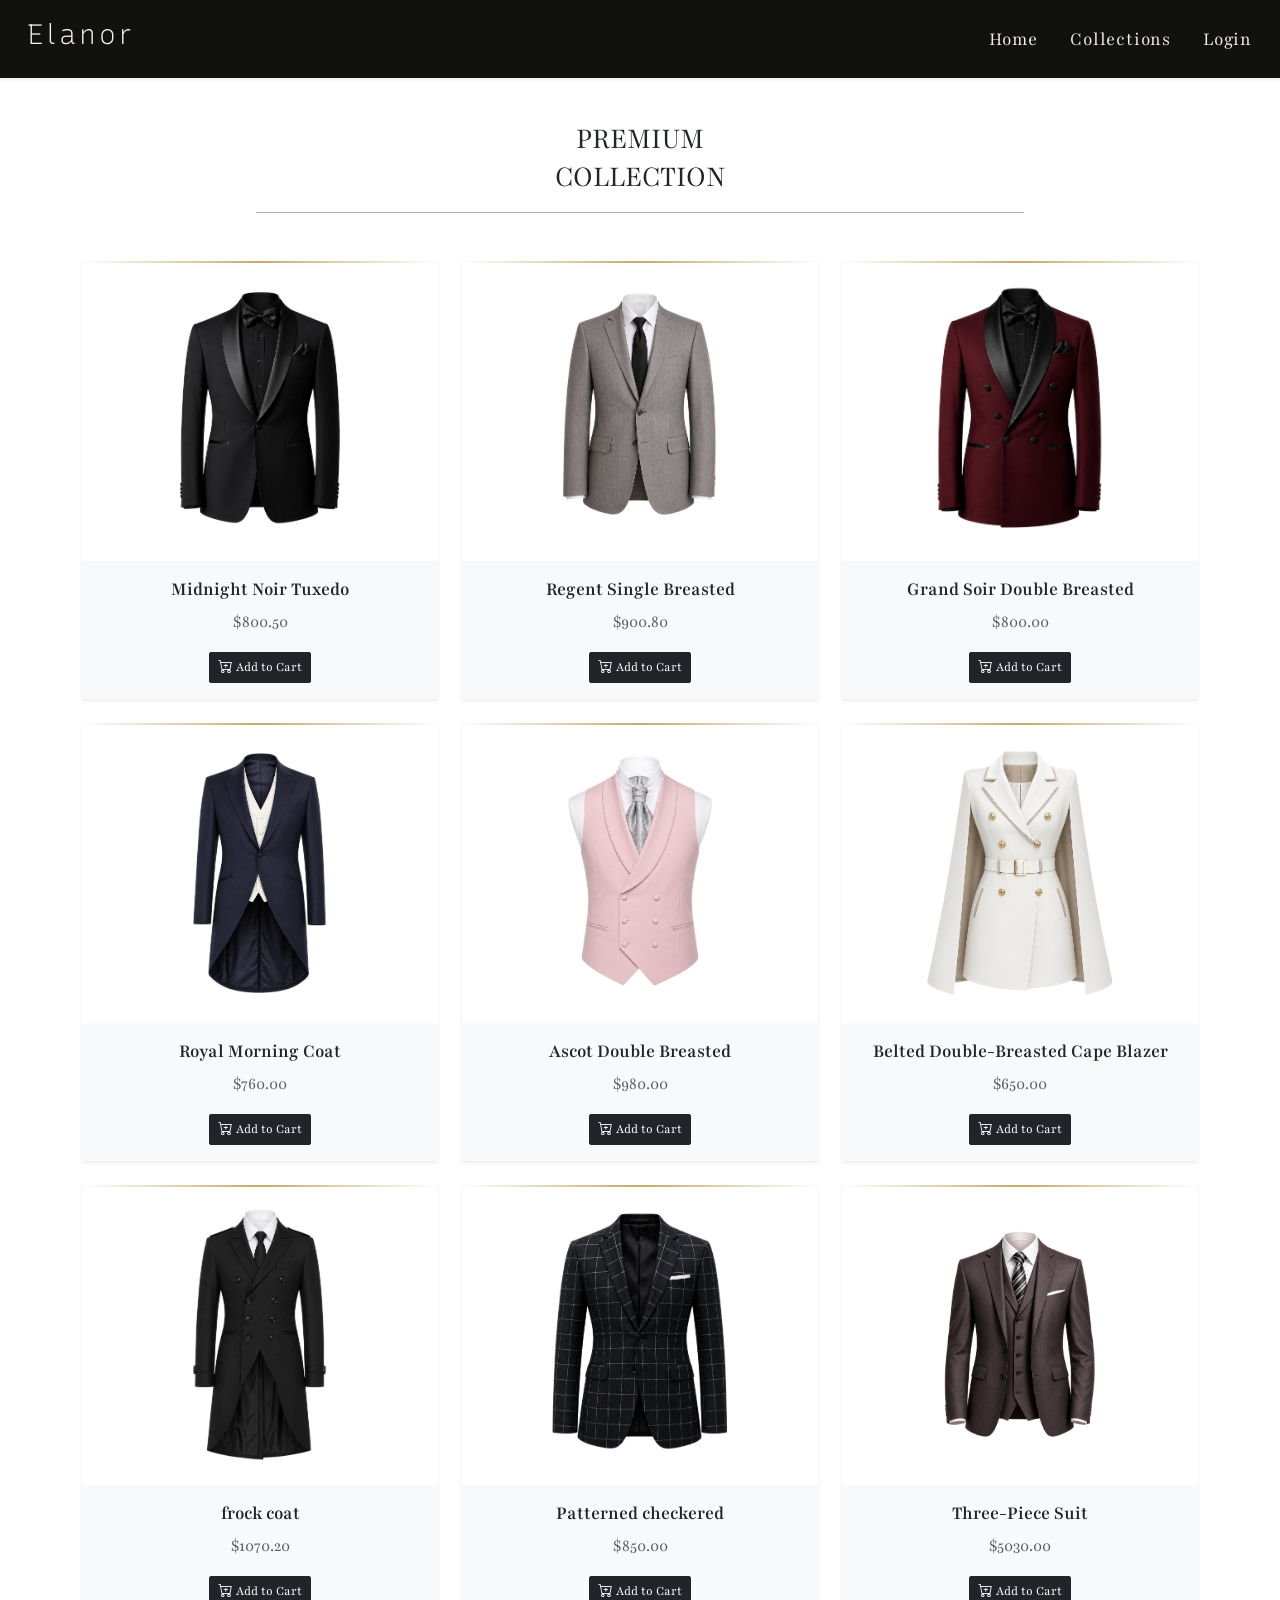
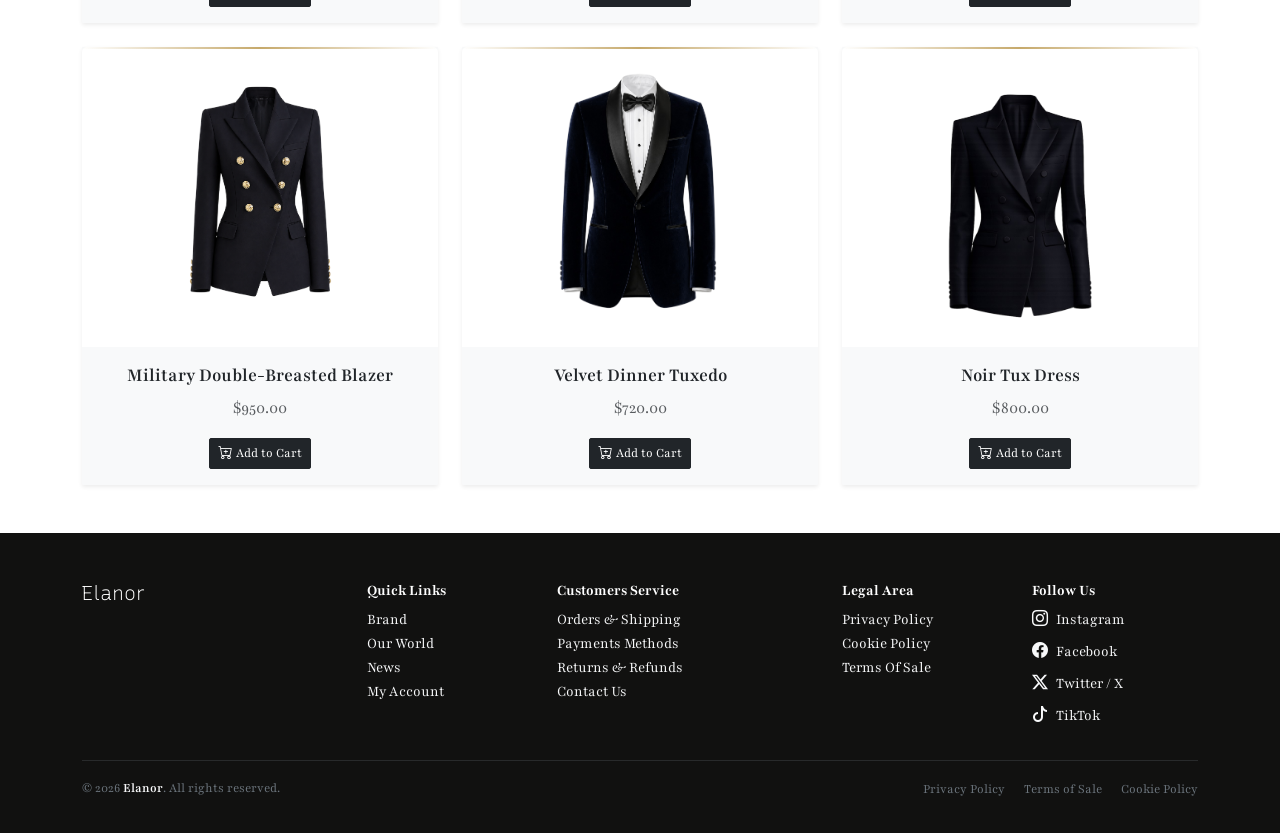
<file: koleksi.html>
<!doctype html>
<html lang="en">
  <head>
    <meta charset="utf-8" />
    <meta name="viewport" content="width=device-width, initial-scale=1" />
    <title>Elanor</title>
    <link
      href="https://cdn.jsdelivr.net/npm/bootstrap@5.3.8/dist/css/bootstrap.min.css"
      rel="stylesheet"
      integrity="sha384-sRIl4kxILFvY47J16cr9ZwB07vP4J8+LH7qKQnuqkuIAvNWLzeN8tE5YBujZqJLB"
      crossorigin="anonymous"
    />
    <link
      href="https://cdn.jsdelivr.net/npm/bootstrap-icons@1.11.3/font/bootstrap-icons.css"
      rel="stylesheet"
    />
    <link rel="preconnect" href="https://fonts.googleapis.com" />
    <link rel="preconnect" href="https://fonts.gstatic.com" crossorigin />
    <link
      href="https://fonts.googleapis.com/css2?family=Playfair:ital,opsz,wdth,wght@0,5..1200,87.5,300..900;1,5..1200,87.5,300..900&family=Recursive:wght@300..1000&display=swap"
      rel="stylesheet"
    />
    <style>
      .collection-title {
        letter-spacing: 3px;
        color: #8a7f6a;
      }

      .divider {
        width: 60%;
        height: 1px;
        background: #b5aa98;
        margin: 15px auto;
      }

      /* CARD IMAGE - uniform size with padding */
      .product-card .card-img-top {
        width: 100%;
        height: 300px;
        object-fit: contain;
        object-position: center;
        padding: 20px;
        background: #fff;
      }

      /* CARD GOLD ACCENT */
      .product-card::before {
        content: "";
        position: absolute;
        width: 100%;
        height: 2px;
        top: 0;
        left: 0;
        background: linear-gradient(
          to right,
          transparent,
          #c6a96b,
          transparent
        );
        z-index: 1;
      }
    </style>
    <link rel="stylesheet" href="style.css" />
  </head>

  <body>
    <!-- NAVBAR -->
    <nav class="navbar navbar-expand-lg bg-dark fixed-top shadow-sm">
      <div class="container-fluid">
        <a class="navbar-brand text-light" href="#"
          ><h3 class="logo">Elanor</h3></a
        >
        <button
          class="navbar-toggler"
          type="button"
          data-bs-toggle="collapse"
          data-bs-target="#navbarSupportedContent"
          aria-controls="navbarSupportedContent"
          aria-expanded="false"
          aria-label="Toggle navigation"
        >
          <span class="navbar-toggler-icon"></span>
        </button>
        <div class="collapse navbar-collapse" id="navbarSupportedContent">
          <ul class="navbar-nav ms-auto mb-2 mb-lg-0">
            <li class="nav-item p-2">
              <a
                class="nav-link fs-5 text-light active"
                aria-current="page"
                href="index.html"
                >Home</a
              >
            </li>
            <li class="nav-item p-2">
              <a class="nav-link fs-5 text-light" href="#">Collections</a>
            </li>
            <li class="nav-item p-2">
              <button type="submit" class="nav-link fs-5 text-light" data-bs-toggle="modal" data-bs-target="#loginModal">Login</button>
            </li>
          </ul>
        </div>
      </div>
    </nav>
    <br /><br /><br />

    <!-- TITLE -->
    <div class="text-center my-5">
      <h2>PREMIUM<br />COLLECTION</h2>
      <div class="divider"></div>
    </div>

    <!-- PRODUCT GRID -->
    <div class="container pb-5">
      <div class="row g-4">
        <!-- 1 -->
        <div class="col-md-6 col-lg-4">
          <div
            class="card product-card border-0 rounded-3 bg-light shadow-sm position-relative overflow-hidden h-100"
            style="
              transition:
                transform 0.3s,
                box-shadow 0.3s;
            "
            onmouseenter="
              this.style.transform = 'translateY(-5px)';
              this.style.boxShadow = '0 10px 25px rgba(0,0,0,0.15)';
            "
            onmouseleave="
              this.style.transform = '';
              this.style.boxShadow = '';
            "
          >
            <img
              src="img-koleksi/midnight noir tuxedo.png"
              class="card-img-top"
              alt="Midnight Noir Tuxedo"
            />
            <div class="card-body text-center">
              <h5 class="fw-semibold">Midnight Noir Tuxedo</h5>
              <p class="text-muted">$800.50</p>
              <button
                class="btn btn-dark btn-sm add-to-cart"
                data-name="Midnight Noir Tuxedo"
                data-price="800.50"
              >
                <i class="bi bi-cart-plus me-1"></i>Add to Cart
              </button>
            </div>
          </div>
        </div>

        <!-- 2 -->
        <div class="col-md-6 col-lg-4">
          <div
            class="card product-card border-0 rounded-3 bg-light shadow-sm position-relative overflow-hidden h-100"
            style="
              transition:
                transform 0.3s,
                box-shadow 0.3s;
            "
            onmouseenter="
              this.style.transform = 'translateY(-5px)';
              this.style.boxShadow = '0 10px 25px rgba(0,0,0,0.15)';
            "
            onmouseleave="
              this.style.transform = '';
              this.style.boxShadow = '';
            "
          >
            <img
              src="img-koleksi/Regent Single Breasted.png"
              class="card-img-top"
              alt="Regent Single Breasted"
            />
            <div class="card-body text-center">
              <h5 class="fw-semibold">Regent Single Breasted</h5>
              <p class="text-muted">$900.80</p>
              <button
                class="btn btn-dark btn-sm add-to-cart"
                data-name="Regent Single Breasted"
                data-price="900.80"
              >
                <i class="bi bi-cart-plus me-1"></i>Add to Cart
              </button>
            </div>
          </div>
        </div>

        <!-- 3 -->
        <div class="col-md-6 col-lg-4">
          <div
            class="card product-card border-0 rounded-3 bg-light shadow-sm position-relative overflow-hidden h-100"
            style="
              transition:
                transform 0.3s,
                box-shadow 0.3s;
            "
            onmouseenter="
              this.style.transform = 'translateY(-5px)';
              this.style.boxShadow = '0 10px 25px rgba(0,0,0,0.15)';
            "
            onmouseleave="
              this.style.transform = '';
              this.style.boxShadow = '';
            "
          >
            <img
              src="img-koleksi/Grand Soir Double Breasted.png"
              class="card-img-top"
              alt="Grand Soir Double Breasted"
            />
            <div class="card-body text-center">
              <h5 class="fw-semibold">Grand Soir Double Breasted</h5>
              <p class="text-muted">$800.00</p>
              <button
                class="btn btn-dark btn-sm add-to-cart"
                data-name="Grand Soir Double Breasted"
                data-price="800.00"
              >
                <i class="bi bi-cart-plus me-1"></i>Add to Cart
              </button>
            </div>
          </div>
        </div>

        <!-- 4 -->
        <div class="col-md-6 col-lg-4">
          <div
            class="card product-card border-0 rounded-3 bg-light shadow-sm position-relative overflow-hidden h-100"
            style="
              transition:
                transform 0.3s,
                box-shadow 0.3s;
            "
            onmouseenter="
              this.style.transform = 'translateY(-5px)';
              this.style.boxShadow = '0 10px 25px rgba(0,0,0,0.15)';
            "
            onmouseleave="
              this.style.transform = '';
              this.style.boxShadow = '';
            "
          >
            <img
              src="img-koleksi/Royal Morning Coat.png"
              class="card-img-top"
              alt="Royal Morning Coat"
            />
            <div class="card-body text-center">
              <h5 class="fw-semibold">Royal Morning Coat</h5>
              <p class="text-muted">$760.00</p>
              <button
                class="btn btn-dark btn-sm add-to-cart"
                data-name="Royal Morning Coat"
                data-price="760.00"
              >
                <i class="bi bi-cart-plus me-1"></i>Add to Cart
              </button>
            </div>
          </div>
        </div>

        <!-- 5 -->
        <div class="col-md-6 col-lg-4">
          <div
            class="card product-card border-0 rounded-3 bg-light shadow-sm position-relative overflow-hidden h-100"
            style="
              transition:
                transform 0.3s,
                box-shadow 0.3s;
            "
            onmouseenter="
              this.style.transform = 'translateY(-5px)';
              this.style.boxShadow = '0 10px 25px rgba(0,0,0,0.15)';
            "
            onmouseleave="
              this.style.transform = '';
              this.style.boxShadow = '';
            "
          >
            <img
              src="img-koleksi/Ascot Double Breasted.png"
              class="card-img-top"
              alt="Ascot Double Breasted"
            />
            <div class="card-body text-center">
              <h5 class="fw-semibold">Ascot Double Breasted</h5>
              <p class="text-muted">$980.00</p>
              <button
                class="btn btn-dark btn-sm add-to-cart"
                data-name="Ascot Double Breasted"
                data-price="980.00"
              >
                <i class="bi bi-cart-plus me-1"></i>Add to Cart
              </button>
            </div>
          </div>
        </div>

        <!-- 6 -->
        <div class="col-md-6 col-lg-4">
          <div
            class="card product-card border-0 rounded-3 bg-light shadow-sm position-relative overflow-hidden h-100"
            style="
              transition:
                transform 0.3s,
                box-shadow 0.3s;
            "
            onmouseenter="
              this.style.transform = 'translateY(-5px)';
              this.style.boxShadow = '0 10px 25px rgba(0,0,0,0.15)';
            "
            onmouseleave="
              this.style.transform = '';
              this.style.boxShadow = '';
            "
          >
            <img
              src="img-koleksi/Belted Double-Breasted Cape Blazer.png"
              class="card-img-top"
              alt="Belted Double-Breasted Cape Blazer"
            />
            <div class="card-body text-center">
              <h5 class="fw-semibold">Belted Double-Breasted Cape Blazer</h5>
              <p class="text-muted">$650.00</p>
              <button
                class="btn btn-dark btn-sm add-to-cart"
                data-name="Belted Double-Breasted Cape Blazer"
                data-price="650.00"
              >
                <i class="bi bi-cart-plus me-1"></i>Add to Cart
              </button>
            </div>
          </div>
        </div>

        <!-- 7 -->
        <div class="col-md-6 col-lg-4">
          <div
            class="card product-card border-0 rounded-3 bg-light shadow-sm position-relative overflow-hidden h-100"
            style="
              transition:
                transform 0.3s,
                box-shadow 0.3s;
            "
            onmouseenter="
              this.style.transform = 'translateY(-5px)';
              this.style.boxShadow = '0 10px 25px rgba(0,0,0,0.15)';
            "
            onmouseleave="
              this.style.transform = '';
              this.style.boxShadow = '';
            "
          >
            <img
              src="img-koleksi/frock coat.png"
              class="card-img-top"
              alt="frock coat"
            />
            <div class="card-body text-center">
              <h5 class="fw-semibold">frock coat</h5>
              <p class="text-muted">$1070.20</p>
              <button
                class="btn btn-dark btn-sm add-to-cart"
                data-name="frock coat"
                data-price="1070.20"
              >
                <i class="bi bi-cart-plus me-1"></i>Add to Cart
              </button>
            </div>
          </div>
        </div>

        <!-- 8 -->
        <div class="col-md-6 col-lg-4">
          <div
            class="card product-card border-0 rounded-3 bg-light shadow-sm position-relative overflow-hidden h-100"
            style="
              transition:
                transform 0.3s,
                box-shadow 0.3s;
            "
            onmouseenter="
              this.style.transform = 'translateY(-5px)';
              this.style.boxShadow = '0 10px 25px rgba(0,0,0,0.15)';
            "
            onmouseleave="
              this.style.transform = '';
              this.style.boxShadow = '';
            "
          >
            <img
              src="img-koleksi/Patterned checkered.png"
              class="card-img-top"
              alt="Patterned checkered"
            />
            <div class="card-body text-center">
              <h5 class="fw-semibold">Patterned checkered</h5>
              <p class="text-muted">$850.00</p>
              <button
                class="btn btn-dark btn-sm add-to-cart"
                data-name="Patterned checkered"
                data-price="850.00"
              >
                <i class="bi bi-cart-plus me-1"></i>Add to Cart
              </button>
            </div>
          </div>
        </div>

        <!-- 9 -->
        <div class="col-md-6 col-lg-4">
          <div
            class="card product-card border-0 rounded-3 bg-light shadow-sm position-relative overflow-hidden h-100"
            style="
              transition:
                transform 0.3s,
                box-shadow 0.3s;
            "
            onmouseenter="
              this.style.transform = 'translateY(-5px)';
              this.style.boxShadow = '0 10px 25px rgba(0,0,0,0.15)';
            "
            onmouseleave="
              this.style.transform = '';
              this.style.boxShadow = '';
            "
          >
            <img
              src="img-koleksi/Three-Piece Suit.png"
              class="card-img-top"
              alt="Three-Piece Suit"
            />
            <div class="card-body text-center">
              <h5 class="fw-semibold">Three-Piece Suit</h5>
              <p class="text-muted">$5030.00</p>
              <button
                class="btn btn-dark btn-sm add-to-cart"
                data-name="Three-Piece Suit"
                data-price="5030.00"
              >
                <i class="bi bi-cart-plus me-1"></i>Add to Cart
              </button>
            </div>
          </div>
        </div>

        <!-- 10 -->
        <div class="col-md-6 col-lg-4">
          <div
            class="card product-card border-0 rounded-3 bg-light shadow-sm position-relative overflow-hidden h-100"
            style="
              transition:
                transform 0.3s,
                box-shadow 0.3s;
            "
            onmouseenter="
              this.style.transform = 'translateY(-5px)';
              this.style.boxShadow = '0 10px 25px rgba(0,0,0,0.15)';
            "
            onmouseleave="
              this.style.transform = '';
              this.style.boxShadow = '';
            "
          >
            <img
              src="img-koleksi/Military Double-Breasted Blazer.png"
              class="card-img-top"
              alt="Military Double-Breasted Blazer"
            />
            <div class="card-body text-center">
              <h5 class="fw-semibold">Military Double-Breasted Blazer</h5>
              <p class="text-muted">$950.00</p>
              <button
                class="btn btn-dark btn-sm add-to-cart"
                data-name="Military Double-Breasted Blazer"
                data-price="950.00"
              >
                <i class="bi bi-cart-plus me-1"></i>Add to Cart
              </button>
            </div>
          </div>
        </div>

        <!-- 11 -->
        <div class="col-md-6 col-lg-4">
          <div
            class="card product-card border-0 rounded-3 bg-light shadow-sm position-relative overflow-hidden h-100"
            style="
              transition:
                transform 0.3s,
                box-shadow 0.3s;
            "
            onmouseenter="
              this.style.transform = 'translateY(-5px)';
              this.style.boxShadow = '0 10px 25px rgba(0,0,0,0.15)';
            "
            onmouseleave="
              this.style.transform = '';
              this.style.boxShadow = '';
            "
          >
            <img
              src="img-koleksi/Velvet Dinner Tuxedo.png"
              class="card-img-top"
              alt="Velvet Dinner Tuxedo"
            />
            <div class="card-body text-center">
              <h5 class="fw-semibold">Velvet Dinner Tuxedo</h5>
              <p class="text-muted">$720.00</p>
              <button
                class="btn btn-dark btn-sm add-to-cart"
                data-name="Velvet Dinner Tuxedo"
                data-price="720.00"
              >
                <i class="bi bi-cart-plus me-1"></i>Add to Cart
              </button>
            </div>
          </div>
        </div>

        <!-- 12 -->
        <div class="col-md-6 col-lg-4">
          <div
            class="card product-card border-0 rounded-3 bg-light shadow-sm position-relative overflow-hidden h-100"
            style="
              transition:
                transform 0.3s,
                box-shadow 0.3s;
            "
            onmouseenter="
              this.style.transform = 'translateY(-5px)';
              this.style.boxShadow = '0 10px 25px rgba(0,0,0,0.15)';
            "
            onmouseleave="
              this.style.transform = '';
              this.style.boxShadow = '';
            "
          >
            <img
              src="img-koleksi/Noir Tux Dress.png"
              class="card-img-top"
              alt="Noir Tux Dress"
            />
            <div class="card-body text-center">
              <h5 class="fw-semibold">Noir Tux Dress</h5>
              <p class="text-muted">$800.00</p>
              <button
                class="btn btn-dark btn-sm add-to-cart"
                data-name="Noir Tux Dress"
                data-price="800.00"
              >
                <i class="bi bi-cart-plus me-1"></i>Add to Cart
              </button>
            </div>
          </div>
        </div>
      </div>
    </div>

    <!-- MINI CART (Bootstrap Offcanvas-style fixed panel) -->
    <div
      id="miniCart"
      class="position-fixed bottom-0 end-0 m-3 bg-white rounded-3 shadow-lg border p-3 d-none"
      style="width: 320px; z-index: 1050"
    >
      <!-- Header -->
      <div
        class="d-flex justify-content-between align-items-center border-bottom pb-2 mb-2"
      >
        <h6 class="mb-0 fw-bold"><i class="bi bi-cart3 me-2"></i>Your Cart</h6>
        <button
          id="closeCart"
          class="btn-close btn-close-sm"
          aria-label="Close"
        ></button>
      </div>

      <!-- Cart Items -->
      <ul
        id="cartItems"
        class="list-group list-group-flush mb-2"
        style="max-height: 200px; overflow-y: auto"
      ></ul>

      <!-- Empty state -->
      <p id="emptyCart" class="text-muted text-center small py-3 d-none mb-0">
        Your cart is empty
      </p>

      <!-- Total -->
      <div
        class="border-top pt-2 d-flex justify-content-between align-items-center"
      >
        <span class="fw-bold">Total:</span>
        <span class="fw-bold fs-5">$<span id="totalPrice">0</span></span>
      </div>

      <!-- Action Buttons -->
      <div class="d-grid gap-2 mt-3">
        <button id="goToCartBtn" class="btn btn-dark btn-sm" data-bs-toggle="modal" data-bs-target="#loginModal">
          <i class="bi bi-bag-check me-1"></i>Go to Cart
        </button>

        <button id="cancelAllBtn" class="btn btn-outline-danger btn-sm">
          <i class="bi bi-x-circle me-1"></i>Cancel
        </button>
      </div>
    </div>

   <div class="modal fade" id="loginModal" tabindex="-1">
    <div class="modal-dialog modal-dialog-centered">
      <div class="modal-content">

        <div class="modal-body p-4">
          <div class="summary-card">
            <!-- Title -->
            <h3 class="logo text-center mb-4">Elanor</h3>
  
            <!-- Form -->
            <form>
              <div class="mb-3">
                <label class="form-label">Email</label>
                <input type="email" class="form-control" placeholder="Enter your email">
              </div>
  
              <div class="mb-3">
                <label class="form-label">Password</label>
                <input type="password" class="form-control" placeholder="Enter your password">
              </div>
  
              <div class="d-flex justify-content-between align-items-center mb-3">
                <div class="form-check">
                  <input class="form-check-input" type="checkbox" id="rememberModal">
                  <label class="form-check-label" for="rememberModal">
                    Remember me
                  </label>
                </div>
              </div>
  
              <a type="submit" href="koleksi copy.html"  class="btn-checkout text-center" style="text-decoration: none;">
                Login
              </a>
            </form>
  
           
  
          </div>
          </div>

      </div>
    </div>
  </div>

    <!-- Bootstrap JS -->
    <script src="https://cdn.jsdelivr.net/npm/bootstrap@5.3.3/dist/js/bootstrap.bundle.min.js"></script>
    <script src="script.js"></script>
  </body>

  <footer class="bg-dark text-light pt-5 pb-4">
    <div class="container">
      <div class="row">
        <!-- Brand -->
        <div class="col-md-3 mb-4">
          <h5 class="fw-bold logo">Elanor</h5>
        </div>

        <!-- Quick Links -->
        <div class="col-md-2 mb-4">
          <h6 class="fw-bold">Quick Links</h6>
          <ul class="list-unstyled">
            <li>
              <a href="#" class="text-light text-decoration-none">Brand</a>
            </li>
            <li>
              <a href="#" class="text-light text-decoration-none">Our World</a>
            </li>
            <li>
              <a href="#" class="text-light text-decoration-none">News</a>
            </li>
            <li>
              <a href="#" class="text-light text-decoration-none">My Account</a>
            </li>
          </ul>
        </div>

        <!-- Customer Service -->
        <div class="col-md-3 mb-4">
          <h6 class="fw-bold">Customers Service</h6>
          <ul class="list-unstyled">
            <li>
              <a href="#" class="text-light text-decoration-none"
                >Orders & Shipping</a
              >
            </li>
            <li>
              <a href="#" class="text-light text-decoration-none"
                >Payments Methods</a
              >
            </li>
            <li>
              <a href="#" class="text-light text-decoration-none"
                >Returns & Refunds</a
              >
            </li>
            <li>
              <a href="#" class="text-light text-decoration-none">Contact Us</a>
            </li>
          </ul>
        </div>

        <!-- Legal -->
        <div class="col-md-2 mb-4">
          <h6 class="fw-bold">Legal Area</h6>
          <ul class="list-unstyled">
            <li>
              <a href="#" class="text-light text-decoration-none"
                >Privacy Policy</a
              >
            </li>
            <li>
              <a href="#" class="text-light text-decoration-none"
                >Cookie Policy</a
              >
            </li>
            <li>
              <a href="#" class="text-light text-decoration-none"
                >Terms Of Sale</a
              >
            </li>
          </ul>
        </div>

        <!-- Follow Us -->
        <div class="col-md-2 mb-4">
          <h6 class="fw-bold">Follow Us</h6>
          <div class="d-flex flex-column gap-2 mt-2">
            <a
              href="#"
              class="text-light text-decoration-none d-flex align-items-center gap-2 footer-social"
            >
              <i class="bi bi-instagram fs-6"></i> <span>Instagram</span>
            </a>
            <a
              href="#"
              class="text-light text-decoration-none d-flex align-items-center gap-2 footer-social"
            >
              <i class="bi bi-facebook fs-6"></i> <span>Facebook</span>
            </a>
            <a
              href="#"
              class="text-light text-decoration-none d-flex align-items-center gap-2 footer-social"
            >
              <i class="bi bi-twitter-x fs-6"></i> <span>Twitter / X</span>
            </a>
            <a
              href="#"
              class="text-light text-decoration-none d-flex align-items-center gap-2 footer-social"
            >
              <i class="bi bi-tiktok fs-6"></i> <span>TikTok</span>
            </a>
          </div>
        </div>
      </div>

      <!-- Divider -->
      <hr class="border-secondary mt-2" />

      <!-- Copyright Bar -->
      <div class="row align-items-center pb-2">
        <div class="col-md-6 text-center text-md-start small text-secondary">
          &copy; 2026 <span class="text-light fw-semibold">Elanor</span>. All
          rights reserved.
        </div>
        <div class="col-md-6 text-center text-md-end mt-2 mt-md-0">
          <span class="text-secondary small me-3"
            ><a href="#" class="text-secondary text-decoration-none"
              >Privacy Policy</a
            ></span
          >
          <span class="text-secondary small me-3"
            ><a href="#" class="text-secondary text-decoration-none"
              >Terms of Sale</a
            ></span
          >
          <span class="text-secondary small"
            ><a href="#" class="text-secondary text-decoration-none"
              >Cookie Policy</a
            ></span
          >
        </div>
      </div>
    </div>
  </footer>
</html>
</file>
<file: style.css>
a {
  text-decoration: none;
}
.navbar-toggler-icon {
  filter: invert(1)!important;
}

.logo {
  font-family: "Recursive", sans-serif !important;
  font-optical-sizing: auto !important;
  font-weight: 300 !important;
  font-style: normal !important;
  font-variation-settings:
    "slnt" 0,
    "CASL" 0,
    "CRSV" 0.5,
    "MONO" 0 !important;
}
* {
  font-family: "Playfair", serif !important;
  font-optical-sizing: auto !important;
  font-weight: 100 !important;
  font-style: normal !important;
  font-variation-settings: "wdth" 87.5 !important;
}
p {
  font-size: 18px;
}

.hero-section p {
  font-size: 24px;
}
.hero-section h1 {
  color: #c9a84c;
  font-size: 90px;
  text-shadow: 0 1px 4px rgba(0, 0, 0, 0.354);
}
.hero-section {
  position: relative;
  min-height: 100vh;

}

.hero-bg {
  height: 100vh;
  background-size: cover;
  background-position: top;
  margin-top: 2rem;
}

/* Konten di atas gambar */
.hero-content {
  position: absolute;
  top: 0;
  left: 0;
  width: 100%;
  height: 100%;
  z-index: 2;
  color: var(--mid);
}
.btn {
  border-radius: 2px !important;
}
.btn-secondary {
  color: rgb(34, 34, 33) !important;
}
.bg-dark {
  background: #111110 !important;
  color: white!important;
}
.bg-nav {
  background: #11111009 !important;
}
.icon {
  width: 60px;
}
.card {
  border-radius: 1px!important;
}
.card-hover {
  transition: all 0.3s ease;
}
.card-hover:hover {
  transform: translateY(-10px);
  box-shadow: 0 5rem 5rem rgba(0, 0, 0, 2);
}
.modal-content {
  background: var(--mid);
  color: var(--cream);
}
:root {
  --dark: ;
  --mid: #1c1c1a;
  --border: #2e2e2b;
  --gold: #c9a84c;
  --gold-lt: #e2c97e;
  --cream: #f5f0e8;
  --muted: #7a7870;
}

/* Brand */
.navbar-brand {
  font-family: "Cormorant Garamond", serif;
  font-size: 1.6rem;
  font-weight: 600;
  letter-spacing: 0.12em;
  color: var(--cream) !important;
  padding-left: 1rem;
}
.nav-link {
  color: var(--cream) !important;
  font-size: 0.85rem;
  letter-spacing: 0.04em;
}
.nav-link:hover {
  color: var(--gold-lt) !important;
}

/* Section heading */
.section-label {
  font-family: "Cormorant Garamond", serif;
  font-size: 1.05rem;
  font-weight: 600;
  letter-spacing: 0.1em;
  text-transform: uppercase;
  color: var(--cream);
  border-bottom: 1px solid var(--border);
  padding-bottom: 0.55rem;
  margin-bottom: 1.25rem;
}

/* Dark-theme form overrides (Bootstrap forms are light by default) */
.form-label {
  font-size: 0.72rem;
  letter-spacing: 0.1em;
  text-transform: uppercase;
  color: var(--cream);
  margin-bottom: 0.35rem;
}
.form-control,
.form-select {
  background: var(--mid) !important;
  border: 1px solid var(--border) !important;
  color: var(--cream) !important;
  border-radius: 0 !important;
  font-family: "Jost", sans-serif;
  font-size: 0.9rem;
  font-weight: 300;
}
.form-control:focus,
.form-select:focus {
  border-color: var(--gold) !important;
  box-shadow: 0 0 0 2px rgba(201, 168, 76, 0.15) !important;
}
.form-control::placeholder {
  color: var(--border);
}
.form-select option {
  background: var(--mid);
}
.form-check-input {
  background-color: var(--mid);
  border-color: var(--border);
}
.form-check-input:checked {
  background-color: var(--gold);
  border-color: var(--gold);
}
.form-check-label {
  font-size: 0.8rem;
  color: var(--muted);
  letter-spacing: 0.04em;
}

/* Selection tabs */
.pay-tab {
  border: 1px solid var(--border);
  padding: 0.85rem 1.1rem;
  cursor: pointer;
  transition:
    border-color 0.2s,
    background 0.2s;
  border-radius: 0;
}
.pay-tab.selected {
  border-color: var(--gold);
  background: rgba(201, 168, 76, 0.06);
}
.pay-tab-icon {
  font-size: 1.2rem;
  color: var(--gold-lt);
}
.pay-tab-label {
  font-size: 0.8rem;
  letter-spacing: 0.06em;
  text-transform: uppercase;
  color: var(--cream);
}
.pay-tab-sub {
  font-size: 0.7rem;
  color: var(--muted);
}

/* Summary card */
.summary-card {
  background: var(--mid);
  border: 1px solid var(--border);
  padding: 1.8rem;
  position: sticky;
  top: 1.5rem;
}
.product-line {
  display: flex;
  gap: 1rem;
  align-items: flex-start;
  padding: 0.9rem 0;
  border-bottom: 1px solid var(--border);
}
.product-line:last-of-type {
  border-bottom: none;
}
.product-img {
  width: 60px;
  height: 72px;
  background: #2a2a27;
  flex-shrink: 0;
  display: flex;
  align-items: center;
  justify-content: center;
  color: var(--muted);
  font-size: 1.3rem;
}
.product-name {
  font-size: 0.85rem;
  color: var(--cream);
  font-family: Verdana, Geneva, Tahoma, sans-serif!important;
  font-weight: normal;
  font-size: small;
}
.product-variant,
.product-qty {
  font-size: 0.72rem;
  color: var(--muted);
  letter-spacing: 0.04em;
  font-family: Verdana, Geneva, Tahoma, sans-serif!important;
  font-weight: normal;
  font-size: small;
}
.product-qty {
  margin-top: 0.15rem;
  font-family: Verdana, Geneva, Tahoma, sans-serif!important;
  font-weight: normal;
  font-size: small;
}
.product-price {
  font-size: 0.9rem;
  color: var(--gold-lt);
  white-space: nowrap;
  font-family: Verdana, Geneva, Tahoma, sans-serif!important;
  font-weight: normal;
  font-size: small;
}
.summary-line {
  display: flex;
  justify-content: space-between;
  font-size: 0.8rem;
  color: var(--muted);
  padding: 0.3rem 0;
}
.summary-total {
  display: flex;
  justify-content: space-between;
  font-family: Verdana, Geneva, Tahoma, sans-serif!important;
  font-size: 1.25rem;
  font-weight: 600;
  color: var(--cream);
  border-top: 1px solid var(--border);
  padding-top: 0.9rem;
  margin-top: 0.4rem;
}
.total-amount {
  font-family: Verdana, Geneva, Tahoma, sans-serif!important;
  color: var(--gold-lt);
}
.empty-summary {
  font-size: 0.82rem;
  color: var(--muted);
}

/* Promo */
.promo-input .form-control {
  border-right: none !important;
}
.btn-promo {
  background: transparent;
  border: 1px solid var(--border);
  border-left: none;
  color: var(--gold);
  font-size: 0.72rem;
  letter-spacing: 0.1em;
  text-transform: uppercase;
  padding: 0.7rem 1rem;
  white-space: nowrap;
  transition: background 0.2s;
  cursor: pointer;
}
.btn-promo:hover {
  background: rgba(201, 168, 76, 0.1);
  color: var(--gold-lt);
}

/* Buttons */
.btn-checkout {
  background: var(--gold);
  color: var(--dark);
  border: none;
  border-radius: 0;
  padding: 1rem 2rem;
  font-family: "Jost", sans-serif;
  font-size: 0.8rem;
  letter-spacing: 0.18em;
  text-transform: uppercase;
  font-weight: 500;
  width: 100%;
  transition:
    background 0.2s,
    transform 0.15s;
}
.btn-checkout:hover {
  background: var(--gold-lt);
  color: var(--dark);
  transform: translateY(-1px);
}
.btn-checkout:active {
  transform: translateY(0);
}
.btn-outline-gold {
  background: transparent;
  border: 1px solid var(--gold);
  color: var(--gold);
  border-radius: 0;
  font-size: 0.75rem;
  letter-spacing: 0.12em;
  text-transform: uppercase;
  padding: 0.65rem 1.6rem;
  transition:
    background 0.2s,
    color 0.2s;
}
.btn-outline-gold:hover {
  background: var(--gold);
  color: var(--dark);
}

/* Misc */
.back-link {
  font-size: 0.75rem;
  letter-spacing: 0.09em;
  text-transform: uppercase;
  color: var(--muted);
  text-decoration: none;
  display: inline-flex;
  align-items: center;
  gap: 0.4rem;
  transition: color 0.2s;
}
.back-link:hover {
  color: var(--cream);
}
.secure-badge {
  font-size: 0.7rem;
  color: var(--muted);
  letter-spacing: 0.06em;
}
.secure-badge i {
  color: var(--gold);
}

/* Modal */
#successModal .modal-content {
  background: var(--mid);
  border: 1px solid var(--border);
  border-radius: 0;
  color: var(--cream);
  text-align: center;
}
.success-icon {
  width: 64px;
  height: 64px;
  border-radius: 50%;
  background: rgba(201, 168, 76, 0.12);
  border: 1px solid var(--gold);
  display: inline-flex;
  align-items: center;
  justify-content: center;
  font-size: 1.6rem;
  color: var(--gold);
  margin-bottom: 1.2rem;
}
.success-title {
  font-size: 1.8rem;
  font-weight: 600;
  letter-spacing: 0.05em;
}
.order-code {
  background: var(--dark);
  border: 1px solid var(--border);
  padding: 0.5rem 1.2rem;
  font-size: 0.8rem;
  letter-spacing: 0.15em;
  color: var(--gold-lt);
  display: inline-block;
  margin: 0.5rem 0 1.2rem;
}

@media (max-width: 991px) {
  .summary-card {
    position: static;
    margin-top: 2rem;
  }
}
</file>
